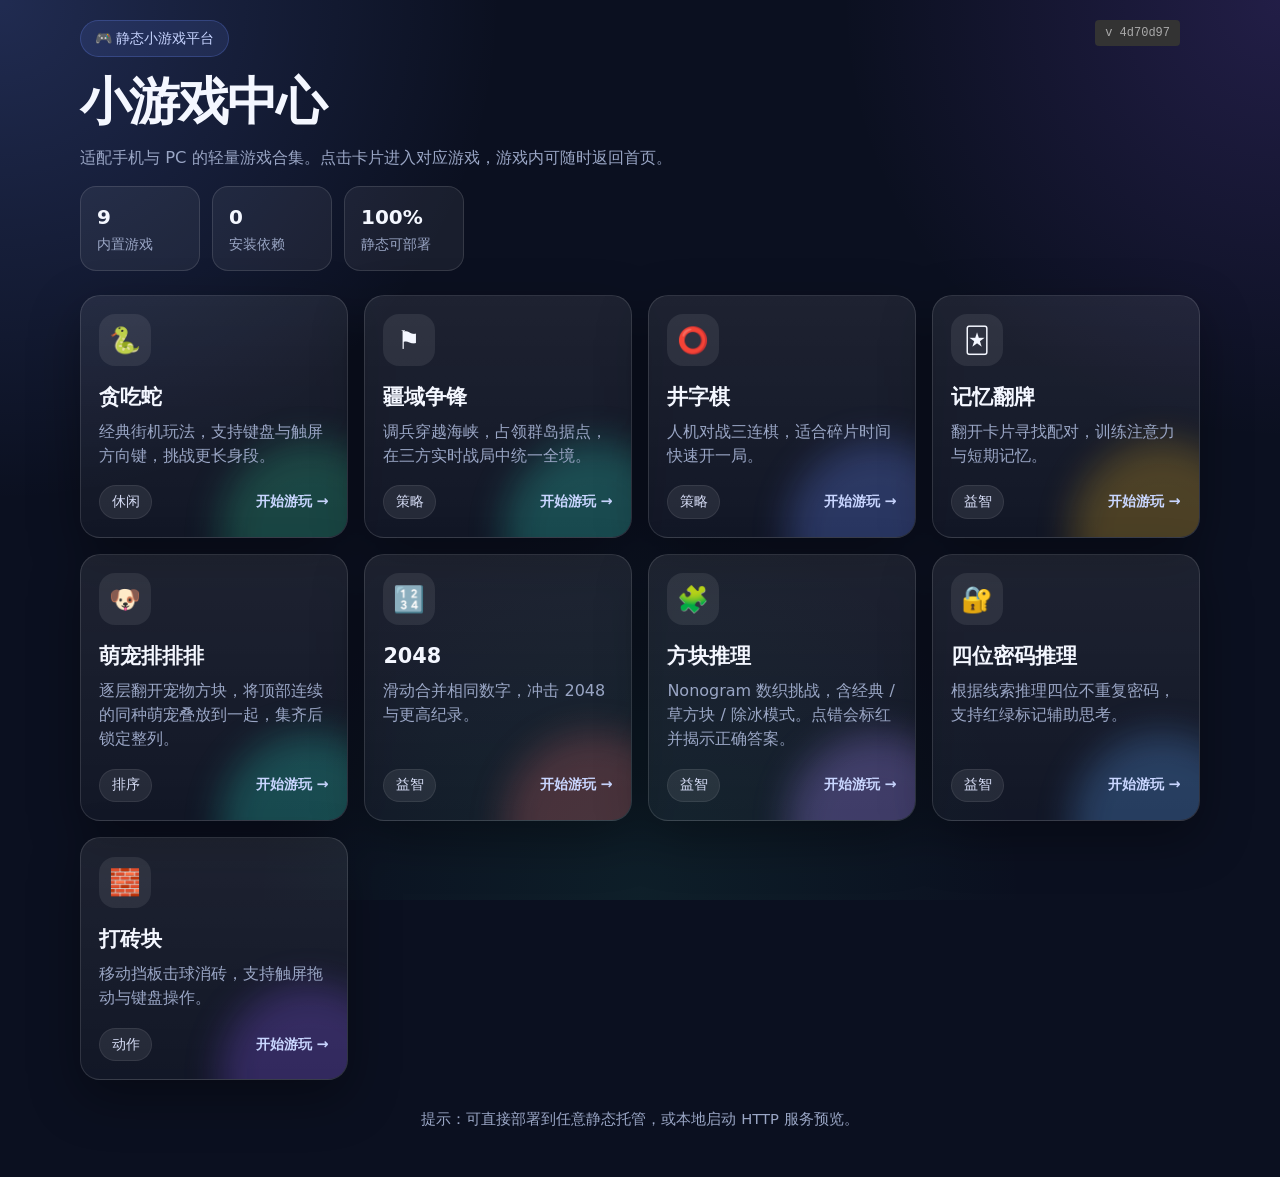
<file: index.html>
<!DOCTYPE html>
<html lang="zh-CN">
<head>
  <meta charset="UTF-8" />
  <meta name="viewport" content="width=device-width, initial-scale=1, maximum-scale=1, user-scalable=no, viewport-fit=cover" />
  <meta name="theme-color" content="#0b1020" />
  <title>小游戏中心</title>
  <link rel="stylesheet" href="css/style.css" />
</head>
<body>
  <main class="page anim-page">
    <section class="hero anim-stagger"><div style="position: absolute; top: 20px; right: 20px; background: #333; color: #aaa; padding: 4px 10px; border-radius: 4px; font-size: 12px; font-family: monospace;">v 4d70d97</div>
      <div class="hero-badge">🎮 静态小游戏平台</div>
      <h1>小游戏中心</h1>
      <p>适配手机与 PC 的轻量游戏合集。点击卡片进入对应游戏，游戏内可随时返回首页。</p>
      <div class="stats">
        <div class="stat"><strong>9</strong><span>内置游戏</span></div>
        <div class="stat"><strong>0</strong><span>安装依赖</span></div>
        <div class="stat"><strong>100%</strong><span>静态可部署</span></div>
      </div>
    </section>

    <section class="game-grid anim-stagger" aria-label="游戏列表">
      <a class="game-card" href="games/snake/index.html" style="--accent: rgba(52, 211, 153, 0.45)">
        <div class="icon">🐍</div>
        <h2>贪吃蛇</h2>
        <p>经典街机玩法，支持键盘与触屏方向键，挑战更长身段。</p>
        <div class="meta">
          <span class="pill">休闲</span>
          <span class="play-link">开始游玩 →</span>
        </div>
      </a>

      <a class="game-card" href="games/map-war/index.html" style="--accent: rgba(49, 211, 189, 0.5)">
        <div class="icon">⚑</div>
        <h2>疆域争锋</h2>
        <p>调兵穿越海峡，占领群岛据点，在三方实时战局中统一全境。</p>
        <div class="meta">
          <span class="pill">策略</span>
          <span class="play-link">开始游玩 →</span>
        </div>
      </a>

      <a class="game-card" href="games/tictactoe/index.html" style="--accent: rgba(108, 140, 255, 0.5)">
        <div class="icon">⭕</div>
        <h2>井字棋</h2>
        <p>人机对战三连棋，适合碎片时间快速开一局。</p>
        <div class="meta">
          <span class="pill">策略</span>
          <span class="play-link">开始游玩 →</span>
        </div>
      </a>

      <a class="game-card" href="games/memory/index.html" style="--accent: rgba(251, 191, 36, 0.45)">
        <div class="icon">🃏</div>
        <h2>记忆翻牌</h2>
        <p>翻开卡片寻找配对，训练注意力与短期记忆。</p>
        <div class="meta">
          <span class="pill">益智</span>
          <span class="play-link">开始游玩 →</span>
        </div>
      </a>

      <a class="game-card" href="games/pet-match/index.html" style="--accent: rgba(45, 212, 191, 0.5)">
        <div class="icon">🐶</div>
        <h2>萌宠排排排</h2>
        <p>逐层翻开宠物方块，将顶部连续的同种萌宠叠放到一起，集齐后锁定整列。</p>
        <div class="meta">
          <span class="pill">排序</span>
          <span class="play-link">开始游玩 →</span>
        </div>
      </a>

      <a class="game-card" href="games/2048/index.html" style="--accent: rgba(248, 113, 113, 0.42)">
        <div class="icon">🔢</div>
        <h2>2048</h2>
        <p>滑动合并相同数字，冲击 2048 与更高纪录。</p>
        <div class="meta">
          <span class="pill">益智</span>
          <span class="play-link">开始游玩 →</span>
        </div>
      </a>



      <a class="game-card" href="games/nonogram/index.html" style="--accent: rgba(167, 139, 250, 0.55)">
        <div class="icon">🧩</div>
        <h2>方块推理</h2>
        <p>Nonogram 数织挑战，含经典 / 草方块 / 除冰模式。点错会标红并揭示正确答案。</p>
        <div class="meta">
          <span class="pill">益智</span>
          <span class="play-link">开始游玩 →</span>
        </div>
      </a>

      <a class="game-card" href="games/password/index.html" style="--accent: rgba(96, 165, 250, 0.5)">
        <div class="icon">🔐</div>
        <h2>四位密码推理</h2>
        <p>根据线索推理四位不重复密码，支持红绿标记辅助思考。</p>
        <div class="meta">
          <span class="pill">益智</span>
          <span class="play-link">开始游玩 →</span>
        </div>
      </a>

      <a class="game-card" href="games/breakout/index.html" style="--accent: rgba(139, 92, 246, 0.5)">
        <div class="icon">🧱</div>
        <h2>打砖块</h2>
        <p>移动挡板击球消砖，支持触屏拖动与键盘操作。</p>
        <div class="meta">
          <span class="pill">动作</span>
          <span class="play-link">开始游玩 →</span>
        </div>
      </a>
    </section>

    <p class="footer-note">提示：可直接部署到任意静态托管，或本地启动 HTTP 服务预览。</p>
  </main>
</body>
</html>
</file>
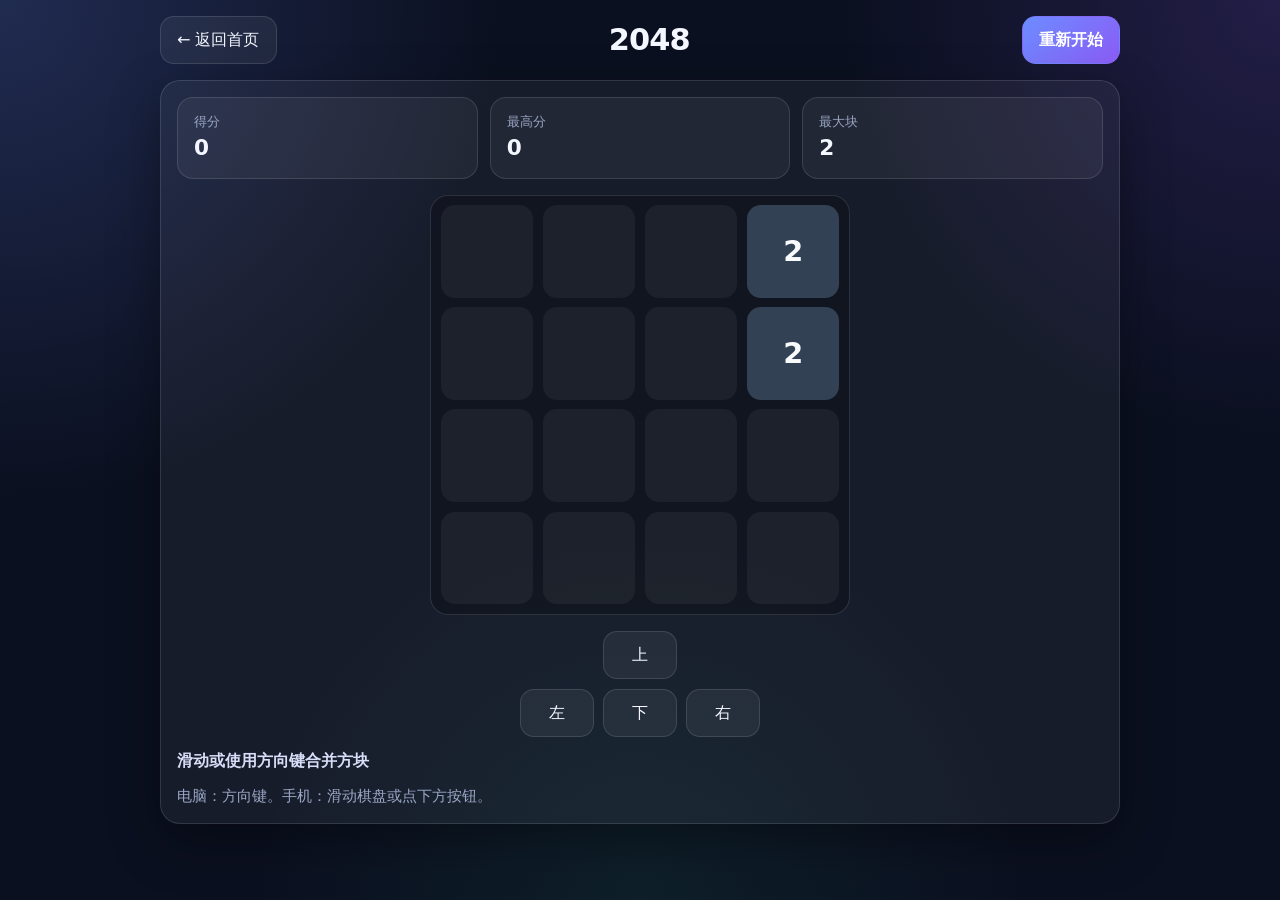
<file: games/2048/index.html>
<!DOCTYPE html>
<html lang="zh-CN">
<head>
  <meta charset="UTF-8" />
  <meta name="viewport" content="width=device-width, initial-scale=1, maximum-scale=1, user-scalable=no, viewport-fit=cover" />
  <meta name="theme-color" content="#0b1020" />
  <title>2048 · 小游戏中心</title>
  <link rel="stylesheet" href="../../css/style.css" />
  <style>
    .grid-2048 {
      display: grid;
      grid-template-columns: repeat(4, 1fr);
      gap: 0.6rem;
      width: min(420px, 100%);
      margin: 0 auto;
      padding: 0.6rem;
      border-radius: 18px;
      background: rgba(0,0,0,0.25);
      border: 1px solid var(--border);
      touch-action: none;
    }
    .tile {
      aspect-ratio: 1;
      display: grid;
      place-items: center;
      border-radius: 14px;
      background: rgba(255,255,255,0.05);
      font-size: clamp(1.1rem, 5vw, 1.8rem);
      font-weight: 700;
      color: #f8fafc;
      transition: transform 0.15s ease, background 0.2s ease;
    }
    .tile.new {
      animation: gc-pop 0.28s ease;
    }
    .tile.merged {
      animation: gc-pulse 0.28s ease;
    }
    .t2 { background: #334155; }
    .t4 { background: #475569; }
    .t8 { background: #b45309; }
    .t16 { background: #c2410c; }
    .t32 { background: #dc2626; }
    .t64 { background: #e11d48; }
    .t128 { background: #7c3aed; font-size: clamp(1rem, 4.4vw, 1.5rem); }
    .t256 { background: #6d28d9; font-size: clamp(1rem, 4.4vw, 1.5rem); }
    .t512 { background: #4f46e5; font-size: clamp(1rem, 4.4vw, 1.5rem); }
    .t1024 { background: #2563eb; font-size: clamp(0.9rem, 3.8vw, 1.25rem); }
    .t2048, .t4096, .t8192 { background: #059669; font-size: clamp(0.85rem, 3.5vw, 1.15rem); }
  </style>
</head>
<body>
  <main class="game-shell anim-page">
    <div class="topbar">
      <button class="btn" type="button" data-back-home>← 返回首页</button>
      <h1>2048</h1>
      <button class="btn btn-primary" id="restartBtn" type="button">重新开始</button>
    </div>
    <section class="panel">
      <div class="score-row">
        <div class="score-box"><span>得分</span><strong id="score">0</strong></div>
        <div class="score-box"><span>最高分</span><strong id="best">0</strong></div>
        <div class="score-box"><span>最大块</span><strong id="maxTile">0</strong></div>
      </div>
      <div class="grid-2048" id="board" aria-label="2048 棋盘"></div>
      <div class="controls" aria-label="方向控制">
        <span class="spacer"></span>
        <button class="btn" type="button" data-dir="up">上</button>
        <span class="spacer"></span>
        <button class="btn" type="button" data-dir="left">左</button>
        <button class="btn" type="button" data-dir="down">下</button>
        <button class="btn" type="button" data-dir="right">右</button>
      </div>
      <p class="status" id="status">滑动或使用方向键合并方块</p>
      <p class="hint">电脑：方向键。手机：滑动棋盘或点下方按钮。</p>
    </section>
  </main>
  <script src="../../js/common.js"></script>
  <script>
    const boardEl = document.getElementById("board");
    const scoreEl = document.getElementById("score");
    const bestEl = document.getElementById("best");
    const maxEl = document.getElementById("maxTile");
    const statusEl = document.getElementById("status");
    const BEST_KEY = "gc_2048_best";
    let grid, score, best, touchStart;

    best = GameCenter.storage.get(BEST_KEY, 0);
    bestEl.textContent = best;

    function emptyCells() {
      const list = [];
      for (let r = 0; r < 4; r++) for (let c = 0; c < 4; c++) if (!grid[r][c]) list.push([r, c]);
      return list;
    }

    function addRandom() {
      const list = emptyCells();
      if (!list.length) return;
      const [r, c] = list[Math.floor(Math.random() * list.length)];
      grid[r][c] = Math.random() < 0.9 ? 2 : 4;
    }

    let prevGrid = null;
    let spawnCell = null;
    let mergedCells = new Set();

    function render(opts = {}) {
      boardEl.innerHTML = "";
      let maxTile = 0;
      const showNew = opts.showNew !== false;
      for (let r = 0; r < 4; r++) {
        for (let c = 0; c < 4; c++) {
          const v = grid[r][c];
          maxTile = Math.max(maxTile, v);
          const div = document.createElement("div");
          let cls = "tile" + (v ? " t" + Math.min(v, 8192) : "");
          if (showNew && spawnCell && spawnCell[0] === r && spawnCell[1] === c && v) cls += " new";
          if (mergedCells.has(r + "," + c) && v) cls += " merged";
          div.className = cls;
          div.textContent = v || "";
          boardEl.appendChild(div);
        }
      }
      const oldScore = Number(scoreEl.textContent) || 0;
      scoreEl.textContent = score;
      if (score > oldScore) GameCenter.bump(scoreEl);
      maxEl.textContent = maxTile;
      if (score > best) {
        best = score;
        bestEl.textContent = best;
        GameCenter.bump(bestEl);
        GameCenter.storage.set(BEST_KEY, best);
      }
      prevGrid = grid.map((row) => row.slice());
      spawnCell = null;
      mergedCells = new Set();
    }

    function slide(line) {
      const nums = line.filter(Boolean);
      const out = [];
      let gained = 0;
      for (let i = 0; i < nums.length; i++) {
        if (nums[i] === nums[i + 1]) {
          out.push(nums[i] * 2);
          gained += nums[i] * 2;
          i++;
        } else {
          out.push(nums[i]);
        }
      }
      while (out.length < 4) out.push(0);
      return { line: out, gained, changed: out.some((v, i) => v !== line[i]) };
    }

    function move(dir) {
      let changed = false;
      let gained = 0;
      const next = grid.map((row) => row.slice());
      const apply = (getter, setter) => {
        for (let i = 0; i < 4; i++) {
          const line = getter(i);
          const res = slide(line);
          setter(i, res.line);
          gained += res.gained;
          changed = changed || res.changed;
        }
      };
      if (dir === "left") apply((r) => next[r], (r, line) => { next[r] = line; });
      if (dir === "right") apply((r) => next[r].slice().reverse(), (r, line) => { next[r] = line.reverse(); });
      if (dir === "up") apply((c) => [next[0][c], next[1][c], next[2][c], next[3][c]], (c, line) => {
        for (let r = 0; r < 4; r++) next[r][c] = line[r];
      });
      if (dir === "down") apply((c) => [next[3][c], next[2][c], next[1][c], next[0][c]], (c, line) => {
        for (let r = 0; r < 4; r++) next[3 - r][c] = line[r];
      });
      if (!changed) return;
      // detect merges by increased values that existed before
      mergedCells = new Set();
      for (let r = 0; r < 4; r++) {
        for (let c = 0; c < 4; c++) {
          if (next[r][c] && grid[r][c] && next[r][c] > grid[r][c]) {
            mergedCells.add(r + "," + c);
          } else if (next[r][c] && next[r][c] >= 4) {
            // also mark pure merge landing if value is power and came from empty-ish transitions
            const beforeCount = grid.flat().filter((x) => x === next[r][c] / 2).length;
            const afterCount = next.flat().filter((x) => x === next[r][c] / 2).length;
            if (beforeCount > afterCount && next[r][c] !== grid[r][c]) mergedCells.add(r + "," + c);
          }
        }
      }
      grid = next;
      score += gained;
      const beforeEmpty = emptyCells();
      addRandom();
      // find spawn
      for (let r = 0; r < 4; r++) {
        for (let c = 0; c < 4; c++) {
          const wasEmpty = beforeEmpty.some(([er, ec]) => er === r && ec === c);
          if (wasEmpty && grid[r][c]) spawnCell = [r, c];
        }
      }
      render();
      if (won()) GameCenter.flashStatus(statusEl, "success", "太强了！已经达到 2048");
      else if (lost()) GameCenter.flashStatus(statusEl, "fail", "没有可移动步数，游戏结束");
      else statusEl.textContent = "继续合并更高数字";
    }

    function won() {
      return grid.some((row) => row.some((v) => v >= 2048));
    }

    function lost() {
      if (emptyCells().length) return false;
      for (let r = 0; r < 4; r++) {
        for (let c = 0; c < 4; c++) {
          const v = grid[r][c];
          if ((c < 3 && grid[r][c + 1] === v) || (r < 3 && grid[r + 1][c] === v)) return false;
        }
      }
      return true;
    }

    function start() {
      grid = Array.from({ length: 4 }, () => Array(4).fill(0));
      score = 0;
      addRandom();
      addRandom();
      statusEl.textContent = "滑动或使用方向键合并方块";
      render();
    }

    const keyMap = {
      ArrowUp: "up", ArrowDown: "down", ArrowLeft: "left", ArrowRight: "right",
      w: "up", s: "down", a: "left", d: "right",
      W: "up", S: "down", A: "left", D: "right",
    };
    window.addEventListener("keydown", (e) => {
      const dir = keyMap[e.key];
      if (!dir) return;
      e.preventDefault();
      move(dir);
    });
    document.querySelectorAll("[data-dir]").forEach((btn) => {
      btn.addEventListener("click", () => move(btn.dataset.dir));
    });
    boardEl.addEventListener("touchstart", (e) => {
      const t = e.changedTouches[0];
      touchStart = { x: t.clientX, y: t.clientY };
    }, { passive: true });
    boardEl.addEventListener("touchend", (e) => {
      if (!touchStart) return;
      const t = e.changedTouches[0];
      const dx = t.clientX - touchStart.x;
      const dy = t.clientY - touchStart.y;
      if (Math.abs(dx) < 24 && Math.abs(dy) < 24) return;
      if (Math.abs(dx) > Math.abs(dy)) move(dx > 0 ? "right" : "left");
      else move(dy > 0 ? "down" : "up");
    }, { passive: true });

    document.getElementById("restartBtn").addEventListener("click", start);
    start();
  </script>
</body>
</html>
</file>
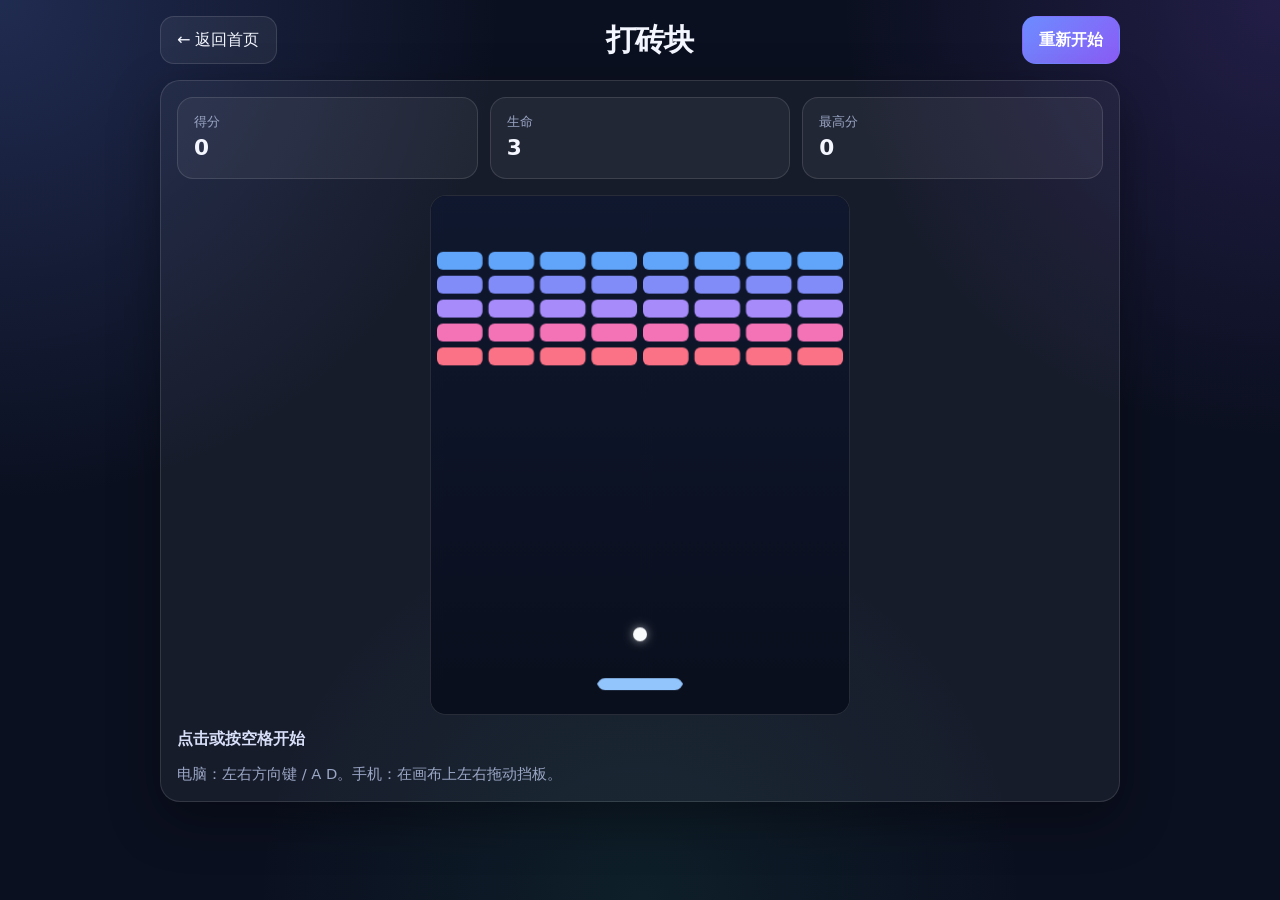
<file: games/breakout/index.html>
<!DOCTYPE html>
<html lang="zh-CN">
<head>
  <meta charset="UTF-8" />
  <meta name="viewport" content="width=device-width, initial-scale=1, maximum-scale=1, user-scalable=no, viewport-fit=cover" />
  <meta name="theme-color" content="#0b1020" />
  <title>打砖块 · 小游戏中心</title>
  <link rel="stylesheet" href="../../css/style.css" />
</head>
<body>
  <main class="game-shell anim-page">
    <div class="topbar">
      <button class="btn" type="button" data-back-home>← 返回首页</button>
      <h1>打砖块</h1>
      <button class="btn btn-primary" id="restartBtn" type="button">重新开始</button>
    </div>
    <section class="panel">
      <div class="score-row">
        <div class="score-box"><span>得分</span><strong id="score">0</strong></div>
        <div class="score-box"><span>生命</span><strong id="lives">3</strong></div>
        <div class="score-box"><span>最高分</span><strong id="best">0</strong></div>
      </div>
      <div class="canvas-wrap">
        <canvas id="board" width="420" height="520" aria-label="打砖块画布"></canvas>
      </div>
      <p class="status" id="status">点击或按空格开始</p>
      <p class="hint">电脑：左右方向键 / A D。手机：在画布上左右拖动挡板。</p>
    </section>
  </main>
  <script src="../../js/common.js"></script>
  <script>
    const canvas = document.getElementById("board");
    const ctx = canvas.getContext("2d");
    const scoreEl = document.getElementById("score");
    const livesEl = document.getElementById("lives");
    const bestEl = document.getElementById("best");
    const statusEl = document.getElementById("status");
    const BEST_KEY = "gc_breakout_best";

    let paddle, ball, bricks, score, lives, best, running, keys, raf, particles, hitFlash;

    best = GameCenter.storage.get(BEST_KEY, 0);
    bestEl.textContent = best;
    keys = {};
    particles = [];
    hitFlash = 0;

    function resizeForMobile() {
      const maxW = Math.min(420, window.innerWidth - 32);
      const scale = maxW / 420;
      canvas.style.width = maxW + "px";
      canvas.style.height = Math.round(520 * scale) + "px";
    }

    function buildBricks() {
      const rows = 5, cols = 8;
      const gap = 6;
      const top = 56;
      const brickW = (canvas.width - gap * (cols + 1)) / cols;
      const brickH = 18;
      const colors = ["#60a5fa", "#818cf8", "#a78bfa", "#f472b6", "#fb7185"];
      bricks = [];
      for (let r = 0; r < rows; r++) {
        for (let c = 0; c < cols; c++) {
          bricks.push({
            x: gap + c * (brickW + gap),
            y: top + r * (brickH + gap),
            w: brickW,
            h: brickH,
            alive: true,
            color: colors[r],
          });
        }
      }
    }

    function resetBall() {
      ball = {
        x: canvas.width / 2,
        y: canvas.height - 80,
        r: 7,
        vx: (Math.random() > 0.5 ? 1 : -1) * 3.2,
        vy: -3.6,
      };
    }

    function start(full = true) {
      if (full) {
        score = 0;
        lives = 3;
        scoreEl.textContent = "0";
        livesEl.textContent = "3";
        buildBricks();
      }
      particles = [];
      hitFlash = 0;
      paddle = { w: 86, h: 12, x: canvas.width / 2 - 43, y: canvas.height - 36, speed: 7 };
      resetBall();
      running = false;
      statusEl.textContent = full ? "点击或按空格开始" : "生命 -1，点击继续";
      cancelAnimationFrame(raf);
      draw();
    }

    function launch() {
      if (running) return;
      if (lives <= 0) start(true);
      running = true;
      statusEl.textContent = "击碎所有砖块";
      loop();
    }

    function loop() {
      update();
      draw();
      if (running) raf = requestAnimationFrame(loop);
    }

    function update() {
      if (keys.ArrowLeft || keys.a || keys.A) paddle.x -= paddle.speed;
      if (keys.ArrowRight || keys.d || keys.D) paddle.x += paddle.speed;
      paddle.x = GameCenter.clamp(paddle.x, 0, canvas.width - paddle.w);

      ball.x += ball.vx;
      ball.y += ball.vy;

      if (ball.x < ball.r || ball.x > canvas.width - ball.r) ball.vx *= -1;
      if (ball.y < ball.r) ball.vy *= -1;

      if (
        ball.y + ball.r >= paddle.y &&
        ball.y + ball.r <= paddle.y + paddle.h &&
        ball.x >= paddle.x &&
        ball.x <= paddle.x + paddle.w &&
        ball.vy > 0
      ) {
        const hit = (ball.x - (paddle.x + paddle.w / 2)) / (paddle.w / 2);
        ball.vx = hit * 4.2;
        ball.vy = -Math.abs(ball.vy);
      }

      bricks.forEach((b) => {
        if (!b.alive) return;
        if (
          ball.x > b.x && ball.x < b.x + b.w &&
          ball.y - ball.r < b.y + b.h && ball.y + ball.r > b.y
        ) {
          b.alive = false;
          ball.vy *= -1;
          score += 10;
          scoreEl.textContent = score;
          GameCenter.bump(scoreEl);
          hitFlash = 8;
          for (let i = 0; i < 10; i++) {
            particles.push({
              x: b.x + b.w / 2,
              y: b.y + b.h / 2,
              vx: (Math.random() - 0.5) * 4.5,
              vy: (Math.random() - 0.8) * 4.5,
              life: 24 + Math.random() * 10,
              color: b.color,
              size: 2 + Math.random() * 2.5,
            });
          }
          if (score > best) {
            best = score;
            bestEl.textContent = best;
            GameCenter.bump(bestEl);
            GameCenter.storage.set(BEST_KEY, best);
          }
        }
      });

      particles = particles.filter((p) => {
        p.x += p.vx;
        p.y += p.vy;
        p.vy += 0.12;
        p.life -= 1;
        return p.life > 0;
      });
      if (hitFlash > 0) hitFlash -= 1;

      if (bricks.every((b) => !b.alive)) {
        running = false;
        GameCenter.flashStatus(statusEl, "success", "全部清除，胜利！");
        return;
      }

      if (ball.y - ball.r > canvas.height) {
        lives -= 1;
        livesEl.textContent = lives;
        GameCenter.bump(livesEl);
        running = false;
        if (lives <= 0) GameCenter.flashStatus(statusEl, "fail", "游戏结束，点击重新开始");
        else {
          resetBall();
          GameCenter.flashStatus(statusEl, "fail", "生命 -1，点击继续");
        }
      }
    }

    function draw() {
      ctx.clearRect(0, 0, canvas.width, canvas.height);
      const g = ctx.createLinearGradient(0, 0, 0, canvas.height);
      g.addColorStop(0, "#10182f");
      g.addColorStop(1, "#0a0f1d");
      ctx.fillStyle = g;
      ctx.fillRect(0, 0, canvas.width, canvas.height);

      bricks.forEach((b) => {
        if (!b.alive) return;
        ctx.fillStyle = b.color;
        roundRect(b.x, b.y, b.w, b.h, 6);
      });

      ctx.fillStyle = "#93c5fd";
      roundRect(paddle.x, paddle.y, paddle.w, paddle.h, 8);

      particles.forEach((p) => {
        ctx.globalAlpha = Math.max(0, p.life / 30);
        ctx.fillStyle = p.color;
        ctx.beginPath();
        ctx.arc(p.x, p.y, p.size, 0, Math.PI * 2);
        ctx.fill();
      });
      ctx.globalAlpha = 1;

      ctx.beginPath();
      ctx.fillStyle = "#f8fafc";
      ctx.shadowColor = "rgba(255,255,255,0.55)";
      ctx.shadowBlur = 10;
      ctx.arc(ball.x, ball.y, ball.r, 0, Math.PI * 2);
      ctx.fill();
      ctx.shadowBlur = 0;

      if (hitFlash > 0) {
        ctx.fillStyle = `rgba(255,255,255,${0.04 * hitFlash})`;
        ctx.fillRect(0, 0, canvas.width, canvas.height);
      }
    }

    function roundRect(x, y, w, h, r) {
      ctx.beginPath();
      ctx.moveTo(x + r, y);
      ctx.arcTo(x + w, y, x + w, y + h, r);
      ctx.arcTo(x + w, y + h, x, y + h, r);
      ctx.arcTo(x, y + h, x, y, r);
      ctx.arcTo(x, y, x + w, y, r);
      ctx.closePath();
      ctx.fill();
    }

    window.addEventListener("keydown", (e) => {
      keys[e.key] = true;
      if (["ArrowLeft", "ArrowRight", " ", "Spacebar"].includes(e.key)) e.preventDefault();
      if (e.key === " " || e.key === "Spacebar") launch();
    });
    window.addEventListener("keyup", (e) => { keys[e.key] = false; });

    canvas.addEventListener("pointerdown", (e) => {
      canvas.setPointerCapture(e.pointerId);
      launch();
      movePaddleTo(e.clientX);
    });
    canvas.addEventListener("pointermove", (e) => {
      if (e.buttons || e.pointerType === "touch") movePaddleTo(e.clientX);
    });

    function movePaddleTo(clientX) {
      const rect = canvas.getBoundingClientRect();
      const x = ((clientX - rect.left) / rect.width) * canvas.width;
      paddle.x = GameCenter.clamp(x - paddle.w / 2, 0, canvas.width - paddle.w);
      if (!running) draw();
    }

    document.getElementById("restartBtn").addEventListener("click", () => start(true));
    window.addEventListener("resize", resizeForMobile);
    resizeForMobile();
    start(true);
  </script>
</body>
</html>
</file>
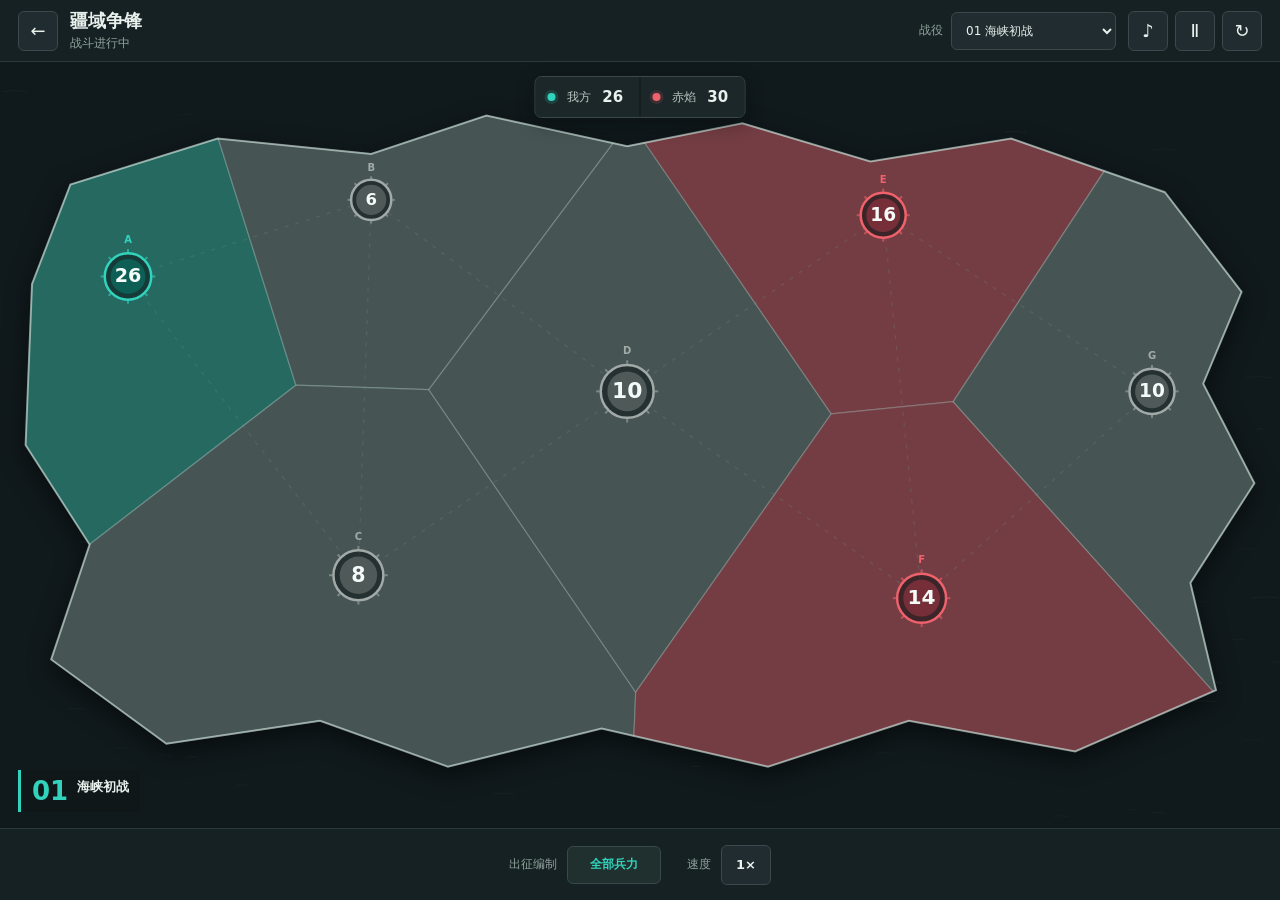
<file: games/map-war/index.html>
<!doctype html>
<html lang="zh-CN">
<head>
  <meta charset="UTF-8" />
  <meta name="viewport" content="width=device-width, initial-scale=1, maximum-scale=1, user-scalable=no, viewport-fit=cover" />
  <meta name="theme-color" content="#11191c" />
  <title>疆域争锋 · 小游戏中心</title>
  <link rel="stylesheet" href="style.css" />
</head>
<body>
  <main class="war-game">
    <header class="game-bar">
      <button class="icon-btn" type="button" data-back-home aria-label="返回首页" title="返回首页">←</button>
      <div class="game-title">
        <strong>疆域争锋</strong>
        <span id="battleState">战斗进行中</span>
      </div>
      <label class="level-picker">
        <span>战役</span>
        <select id="levelSelect" aria-label="选择战役"></select>
      </label>
      <div class="bar-actions">
        <button class="icon-btn" id="soundBtn" type="button" aria-label="关闭音效" title="关闭音效">♪</button>
        <button class="icon-btn" id="pauseBtn" type="button" aria-label="暂停" title="暂停">Ⅱ</button>
        <button class="icon-btn" id="restartBtn" type="button" aria-label="重新开始" title="重新开始">↻</button>
      </div>
    </header>

    <section class="battle-stage" aria-label="疆域战场">
      <canvas id="battleCanvas" aria-label="疆域争锋游戏地图"></canvas>

      <div class="score-strip" aria-live="polite">
        <div class="faction-score player-score">
          <span class="color-dot"></span>
          <span>我方</span>
          <strong id="playerScore">0</strong>
        </div>
        <div class="faction-score red-score" id="redScoreBox">
          <span class="color-dot"></span>
          <span>赤焰</span>
          <strong id="redScore">0</strong>
        </div>
        <div class="faction-score gold-score" id="goldScoreBox">
          <span class="color-dot"></span>
          <span>金盟</span>
          <strong id="goldScore">0</strong>
        </div>
      </div>

      <div class="level-mark">
        <span id="levelNumber">01</span>
        <strong id="levelName">海峡初战</strong>
      </div>

      <div class="toast" id="toast" role="status" aria-live="polite"></div>
    </section>

    <footer class="command-bar">
      <div class="command-group">
        <span class="command-label">出征编制</span>
        <strong class="army-mode">全部兵力</strong>
      </div>
      <div class="command-group compact">
        <span class="command-label">速度</span>
        <button class="speed-btn" id="speedBtn" type="button" aria-label="切换战斗速度">1×</button>
      </div>
    </footer>

    <div class="result-layer" id="resultLayer" hidden>
      <section class="result-dialog" role="dialog" aria-modal="true" aria-labelledby="resultTitle">
        <div class="result-emblem" id="resultEmblem">◆</div>
        <p class="result-kicker" id="resultKicker">战役完成</p>
        <h1 id="resultTitle">全境统一</h1>
        <div class="result-stats">
          <div><span>用时</span><strong id="resultTime">00:00</strong></div>
          <div><span>占领</span><strong id="resultLands">0</strong></div>
          <div><span>出征</span><strong id="resultMoves">0</strong></div>
        </div>
        <div class="result-actions">
          <button class="secondary-action" id="retryBtn" type="button">再次挑战</button>
          <button class="primary-action" id="nextBtn" type="button">下一战役</button>
        </div>
      </section>
    </div>
  </main>

  <script src="../../js/common.js"></script>
  <script src="game.js"></script>
</body>
</html>
</file>
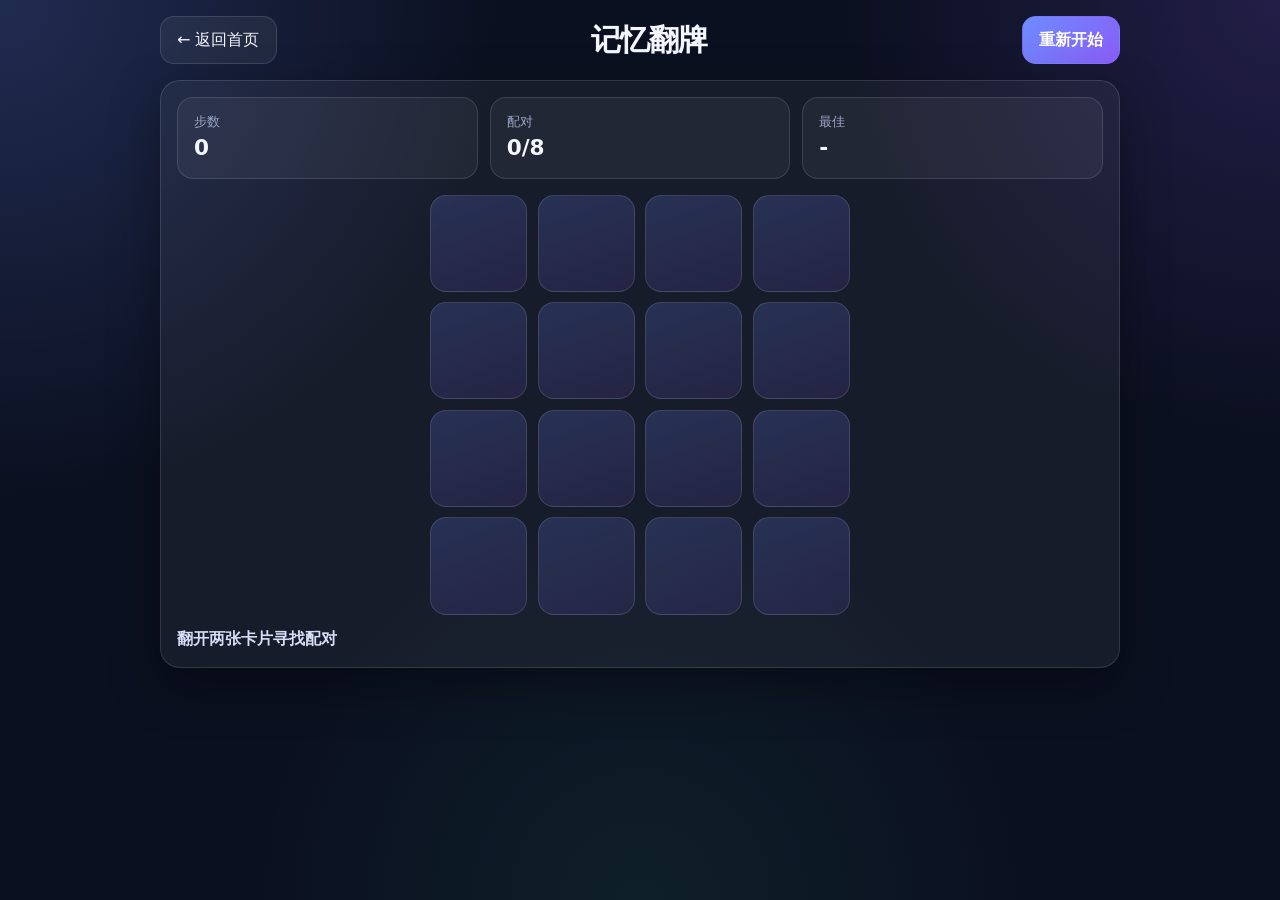
<file: games/memory/index.html>
<!DOCTYPE html>
<html lang="zh-CN">
<head>
  <meta charset="UTF-8" />
  <meta name="viewport" content="width=device-width, initial-scale=1, maximum-scale=1, user-scalable=no, viewport-fit=cover" />
  <meta name="theme-color" content="#0b1020" />
  <title>记忆翻牌 · 小游戏中心</title>
  <link rel="stylesheet" href="../../css/style.css" />
  <style>
    .memory-board {
      display: grid;
      grid-template-columns: repeat(4, minmax(0, 1fr));
      gap: 0.65rem;
      width: min(420px, 100%);
      margin: 0 auto;
    }
    .card {
      aspect-ratio: 1;
      border: 1px solid var(--border);
      border-radius: 16px;
      background: linear-gradient(160deg, rgba(108,140,255,0.2), rgba(139,92,246,0.12));
      color: transparent;
      font-size: clamp(1.4rem, 6vw, 2rem);
      cursor: pointer;
      transition: transform 0.25s cubic-bezier(.2,.8,.2,1), background 0.25s ease, border-color 0.25s ease, box-shadow 0.25s ease;
    }
    .card.flipped, .card.matched {
      color: var(--text);
      background: rgba(255,255,255,0.08);
    }
    .card.flipped {
      animation: cardReveal 0.32s ease;
      box-shadow: 0 10px 24px rgba(108,140,255,0.18);
      transform: scale(1.03);
    }
    .card.matched {
      border-color: rgba(52, 211, 153, 0.5);
      background: rgba(52, 211, 153, 0.15);
      animation: gc-pop 0.4s ease;
      transform: scale(1);
    }
    .card:disabled { cursor: default; }
    .card.mismatch {
      animation: gc-shake 0.4s ease;
      border-color: rgba(248, 113, 113, 0.55);
    }
    @keyframes cardReveal {
      0% { transform: scaleX(0.55) scaleY(0.92); filter: brightness(1.2); }
      55% { transform: scaleX(1.05) scaleY(1.03); }
      100% { transform: scale(1.03); filter: brightness(1); }
    }
  </style>
</head>
<body>
  <main class="game-shell anim-page">
    <div class="topbar">
      <button class="btn" type="button" data-back-home>← 返回首页</button>
      <h1>记忆翻牌</h1>
      <button class="btn btn-primary" id="restartBtn" type="button">重新开始</button>
    </div>
    <section class="panel">
      <div class="score-row">
        <div class="score-box"><span>步数</span><strong id="moves">0</strong></div>
        <div class="score-box"><span>配对</span><strong id="pairs">0/8</strong></div>
        <div class="score-box"><span>最佳</span><strong id="best">-</strong></div>
      </div>
      <div class="memory-board" id="board" aria-label="记忆翻牌棋盘"></div>
      <p class="status" id="status">翻开两张卡片寻找配对</p>
    </section>
  </main>
  <script src="../../js/common.js"></script>
  <script>
    const icons = ["🍎","🍋","🍇","🍓","🍒","🥝","🍑","🍉"];
    const boardEl = document.getElementById("board");
    const movesEl = document.getElementById("moves");
    const pairsEl = document.getElementById("pairs");
    const bestEl = document.getElementById("best");
    const statusEl = document.getElementById("status");
    const BEST_KEY = "gc_memory_best";
    let deck, first, lock, moves, pairs, best;

    best = GameCenter.storage.get(BEST_KEY, null);
    bestEl.textContent = best == null ? "-" : best;

    function shuffle(arr) {
      for (let i = arr.length - 1; i > 0; i--) {
        const j = Math.floor(Math.random() * (i + 1));
        [arr[i], arr[j]] = [arr[j], arr[i]];
      }
      return arr;
    }

    function start() {
      deck = shuffle([...icons, ...icons].map((icon, i) => ({ id: i, icon, matched: false })));
      first = null;
      lock = false;
      moves = 0;
      pairs = 0;
      movesEl.textContent = "0";
      pairsEl.textContent = "0/8";
      statusEl.textContent = "翻开两张卡片寻找配对";
      boardEl.innerHTML = "";
      deck.forEach((card, index) => {
        const btn = document.createElement("button");
        btn.className = "card";
        btn.type = "button";
        btn.dataset.index = index;
        btn.textContent = "?";
        btn.addEventListener("click", () => flip(index, btn));
        boardEl.appendChild(btn);
      });
    }

    function flip(index, btn) {
      const card = deck[index];
      if (lock || card.matched || btn.classList.contains("flipped")) return;
      btn.classList.add("flipped");
      btn.textContent = card.icon;
      if (!first) {
        first = { index, btn };
        return;
      }
      moves += 1;
      movesEl.textContent = moves;
      GameCenter.bump(movesEl);
      if (deck[first.index].icon === card.icon) {
        card.matched = true;
        deck[first.index].matched = true;
        btn.classList.add("matched");
        first.btn.classList.add("matched");
        pairs += 1;
        pairsEl.textContent = pairs + "/8";
        GameCenter.bump(pairsEl);
        first = null;
        if (pairs === 8) {
          GameCenter.flashStatus(statusEl, "success", "全部配对成功！");
          if (best == null || moves < best) {
            best = moves;
            bestEl.textContent = best;
            GameCenter.bump(bestEl);
            GameCenter.storage.set(BEST_KEY, best);
          }
        } else {
          GameCenter.flashStatus(statusEl, "success", "配对成功，继续！");
        }
      } else {
        lock = true;
        btn.classList.add("mismatch");
        first.btn.classList.add("mismatch");
        GameCenter.flashStatus(statusEl, "fail", "再试一次");
        const prev = first;
        first = null;
        setTimeout(() => {
          btn.classList.remove("flipped", "mismatch");
          prev.btn.classList.remove("flipped", "mismatch");
          btn.textContent = "?";
          prev.btn.textContent = "?";
          lock = false;
        }, 550);
      }
    }

    document.getElementById("restartBtn").addEventListener("click", start);
    start();
  </script>
</body>
</html>
</file>
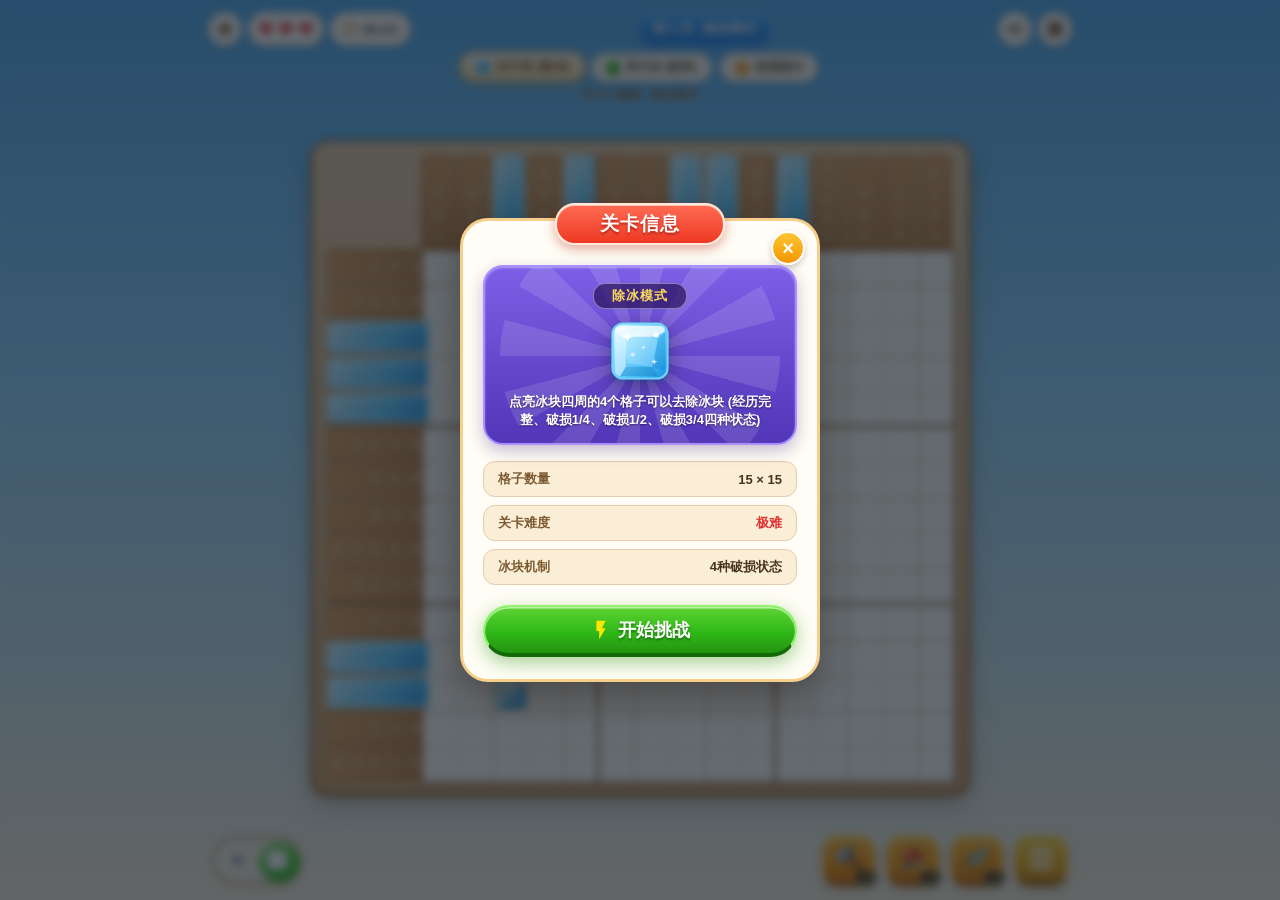
<file: games/nonogram/index.html>
<!DOCTYPE html>
<html lang="zh-CN">

<head>
  <meta charset="UTF-8">
  <meta name="viewport" content="width=device-width, initial-scale=1, maximum-scale=1, user-scalable=no, viewport-fit=cover">
  <title>方块推理 · 数织挑战</title>
  <link rel="stylesheet" href="style.css?v=20261011-5">
  <script src="game.js?v=20261011-5" defer></script>
</head>

<body>
  <!-- 背景动态装饰云层 -->
  <div class="sky-clouds" aria-hidden="true">
    <div class="cloud cloud-1"></div>
    <div class="cloud cloud-2"></div>
    <div class="cloud cloud-3"></div>
  </div>

  <!-- 加载遮罩 -->
  <div id="loading-overlay" class="loading-overlay" aria-live="polite">
    <div class="loading-card">
      <div class="ice-loading-spinner" id="loadingSpinner"></div>
      <strong>正在生成关卡...</strong>
      <span>请稍候</span>
    </div>
  </div>

  <main class="game-container">
    <!-- 顶部状态栏（参考参考图：生命值、计时器、关卡与功能按钮） -->
    <header class="top-bar" aria-label="游戏状态">
      <div class="top-left">
        <a href="../../index.html" class="icon-pill-btn home-btn" title="返回游戏中心">
          <svg viewBox="0 0 24 24" fill="currentColor" width="18" height="18"><path d="M10 20v-6h4v6h5v-8h3L12 3 2 12h3v8z"/></svg>
        </a>
        <div id="livesContainer" class="stat-pill lives-pill" title="生命值">
          <span class="heart active"></span>
          <span class="heart active"></span>
          <span class="heart active"></span>
        </div>
        <div id="timerContainer" class="stat-pill timer-pill" title="用时">
          <svg class="pill-icon" viewBox="0 0 24 24" width="16" height="16" fill="none" stroke="currentColor" stroke-width="2.2" stroke-linecap="round"><circle cx="12" cy="12" r="9"/><polyline points="12 7 12 12 15 15"/></svg>
          <span id="timerText">00:00</span>
        </div>
      </div>

      <div class="top-center">
        <div id="levelBadge" class="stat-pill level-pill" title="当前关卡">第 1 关 · 除冰模式</div>
      </div>

      <div class="top-right">
        <button id="btnSound" class="icon-pill-btn" type="button" title="开关音效">
          <svg id="soundIconOn" viewBox="0 0 24 24" fill="currentColor" width="18" height="18"><path d="M3 9v6h4l5 5V4L7 9H3zm13.5 3c0-1.77-1.02-3.29-2.5-4.03v8.05c1.48-.73 2.5-2.25 2.5-4.02zM14 3.23v2.06c2.89.86 5 3.54 5 6.71s-2.11 5.85-5 6.71v2.06c4.01-.91 7-4.49 7-8.77s-2.99-7.86-7-8.77z"/></svg>
          <svg id="soundIconOff" viewBox="0 0 24 24" fill="currentColor" width="18" height="18" hidden><path d="M16.5 12c0-1.77-1.02-3.29-2.5-4.03v2.21l2.45 2.45c.03-.2.05-.41.05-.63zm2.5 0c0 .94-.2 1.82-.54 2.64l1.51 1.51C20.63 14.91 21 13.5 21 12c0-4.28-2.99-7.86-7-8.77v2.06c2.89.86 5 3.54 5 6.71zM4.27 3L3 4.27l4.73 4.73H3v6h4l5 5v-6.73l4.25 4.25c-.67.52-1.42.93-2.25 1.18v2.06c1.38-.31 2.63-.95 3.69-1.81L19.73 21 21 19.73l-9-9L4.27 3zM12 4L9.91 6.09 12 8.18V4z"/></svg>
        </button>
        <button id="btnInfo" class="icon-pill-btn" type="button" title="关卡规则与信息">
          <svg viewBox="0 0 24 24" fill="currentColor" width="18" height="18"><path d="M12 2C6.48 2 2 6.48 2 12s4.48 10 10 10 10-4.48 10-10S17.52 2 12 2zm1 15h-2v-6h2v6zm0-8h-2V7h2v2z"/></svg>
        </button>
      </div>
    </header>

    <!-- 模式选择快捷切换栏 -->
    <nav class="mode-bar" aria-label="游戏模式切换">
      <button id="btnModeIce" class="mode-tab active" type="button">
        <span class="tab-icon ice-tab-icon"></span>
        <span>冰方块 (除冰)</span>
      </button>
      <button id="btnModeGrass" class="mode-tab" type="button">
        <span class="tab-icon grass-tab-icon"></span>
        <span>草方块 (除草)</span>
      </button>
      <button id="btnModeNormal" class="mode-tab" type="button">
        <span class="tab-icon normal-tab-icon"></span>
        <span>普通模式</span>
      </button>
    </nav>

    <!-- 游戏状态提示文字 -->
    <div class="status-banner">
      <p id="status" class="status" role="status">准备生成关卡</p>
    </div>

    <!-- 核心棋盘区域 -->
    <section class="game-stage" aria-label="数织棋盘舞台">
      <div class="board-outer-frame">
        <div class="game-wrap">
          <div class="game-grid-container">
            <!-- 顶部列提示 -->
            <div class="top-area">
              <div id="colHints" class="col-hints" aria-label="列提示"></div>
            </div>
            <!-- 主棋盘区（左侧行提示 + 15x15网格） -->
            <div class="main-area">
              <div id="rowHints" class="row-hints" aria-label="行提示"></div>
              <div id="board" class="board" aria-label="数织棋盘"></div>
            </div>
          </div>
        </div>
      </div>
    </section>

    <!-- 飞机目标选择悬浮浮层 -->
    <div id="planePicker" class="plane-picker-banner" hidden>
      <div class="plane-picker-box">
        <span class="plane-label">✈ 选择飞机揭示目标：</span>
        <select id="planeTarget" aria-label="选择揭示的行或列"></select>
        <button id="btnPlaneConfirm" class="button button-green" type="button">发射</button>
        <button id="btnPlaneCancel" class="button button-cancel" type="button">取消</button>
      </div>
    </div>

    <!-- 底部操作与道具栏（参考图底栏：模式切换开关 + 锤子 + 磁铁 + 飞机 + 菜单） -->
    <footer class="bottom-toolbar" aria-label="操作与道具">
      <!-- 填涂 / 排除模式切换滑块 -->
      <div class="mode-toggle-pill" id="actionSwitch" title="点击切换涂色 / 标记空格模式">
        <div class="toggle-indicator" id="toggleIndicator"></div>
        <button id="btnToggleCross" class="toggle-btn toggle-cross" type="button" aria-label="标记排除 ×">
          <svg viewBox="0 0 24 24" width="20" height="20" stroke="currentColor" stroke-width="3.5" stroke-linecap="round"><line x1="6" y1="6" x2="18" y2="18"/><line x1="6" y1="18" x2="18" y2="6"/></svg>
        </button>
        <button id="btnToggleFill" class="toggle-btn toggle-fill active" type="button" aria-label="填充方块 ■">
          <div class="fill-box-icon"></div>
        </button>
      </div>

      <!-- 道具按钮组 -->
      <div class="tools-group">
        <!-- 锤子道具 -->
        <button id="btnHammer" class="tool-btn hammer-btn" type="button" title="锤子：点击揭示任意一个普通格子">
          <div class="tool-icon-wrapper" id="hammerIcon"></div>
          <span class="tool-badge" id="hammerCount">3</span>
        </button>

        <!-- 磁铁道具 -->
        <button id="btnMagnet" class="tool-btn magnet-btn" type="button" title="磁铁：随机揭示最多3个未知格子">
          <div class="tool-icon-wrapper" id="magnetIcon"></div>
          <span class="tool-badge" id="magnetCount">1</span>
        </button>

        <!-- 飞机道具 -->
        <button id="btnPlane" class="tool-btn plane-btn" type="button" title="飞机：选择一行或一列全部揭示">
          <div class="tool-icon-wrapper" id="planeIcon"></div>
          <span class="tool-badge" id="planeCount">1</span>
        </button>

        <!-- 菜单/设置按钮 -->
        <button id="btnMenu" class="tool-btn menu-btn" type="button" title="设置与功能菜单">
          <div class="tool-icon-wrapper menu-icon-wrap">
            <svg viewBox="0 0 24 24" width="22" height="22" fill="#fff"><rect x="4" y="5" width="16" height="2.8" rx="1.4"/><rect x="4" y="10.6" width="16" height="2.8" rx="1.4"/><rect x="4" y="16.2" width="16" height="2.8" rx="1.4"/></svg>
          </div>
        </button>
      </div>
    </footer>
  </main>

  <!-- 关卡信息弹窗 (参考图 IMG_5204 / IMG_5222 风格) -->
  <div id="modalInfo" class="game-modal-overlay" hidden>
    <div class="cartoon-modal-card">
      <button class="modal-close-btn" id="btnCloseInfo" type="button" aria-label="关闭">×</button>
      <div class="modal-ribbon-header">
        <h2>关卡信息</h2>
      </div>

      <div class="modal-showcase-box" id="infoShowcaseBox">
        <div class="showcase-rays" aria-hidden="true"></div>
        <div class="showcase-badge" id="infoBadgeText">除冰模式</div>
        <div class="showcase-preview-icon" id="infoPreviewIcon"></div>
        <p class="showcase-tip" id="infoTipText">点亮冰块四周的4个格子可以去除冰块</p>
      </div>

      <div class="modal-info-list">
        <div class="info-item">
          <span class="item-label">格子数量</span>
          <span class="item-val">15 × 15</span>
        </div>
        <div class="info-item">
          <span class="item-label">关卡难度</span>
          <span class="item-val highlight-diff">极难</span>
        </div>
        <div class="info-item">
          <span class="item-label">冰块机制</span>
          <span class="item-val">4种破损状态</span>
        </div>
      </div>

      <div class="modal-action-row">
        <button id="btnStartGame" class="cartoon-btn-large green-bounce-btn" type="button">
          <svg viewBox="0 0 24 24" width="22" height="22" fill="#ffe600"><path d="M7 2v11h3v9l7-12h-4l4-8z"/></svg>
          <span>开始挑战</span>
        </button>
      </div>
    </div>
  </div>

  <!-- 菜单与设置抽屉/弹窗 -->
  <div id="modalMenu" class="game-modal-overlay" hidden>
    <div class="cartoon-modal-card menu-card">
      <button class="modal-close-btn" id="btnCloseMenu" type="button" aria-label="关闭">×</button>
      <div class="modal-ribbon-header orange-ribbon">
        <h2>游戏设置</h2>
      </div>

      <div class="menu-content-body">
        <div class="menu-btn-grid">
          <button id="btnMenuNewGame" class="cartoon-menu-btn btn-action-primary" type="button">
            <span>🎲 生成新关卡</span>
          </button>
          <button id="btnMenuReset" class="cartoon-menu-btn btn-action-warn" type="button">
            <span>🧹 清空当前棋盘</span>
          </button>
        </div>

        <div class="seed-card-box">
          <label for="seedInput">关卡码（种子）</label>
          <div class="seed-input-row">
            <input id="seedInput" type="text" placeholder="如 1:8829103" autocomplete="off">
            <button id="btnLoadSeed" class="cartoon-small-btn" type="button">加载</button>
          </div>
          <button id="btnCopySeed" class="copy-seed-link" type="button">📋 复制当前关卡码</button>
        </div>

        <div class="guide-mini-box">
          <strong>💡 玩法提示</strong>
          <p>• 数字代表该行或列中连续填色方块的数量。</p>
          <p>• <b>除冰模式</b>：点亮冰块四周的4个邻格，冰块会经历<b>完整 → 破损1/4 → 破损1/2 → 破损3/4 → 彻底消除</b>！</p>
          <p>• <b>除草模式</b>：点亮草丛四周的任意格子即可去除草丛。</p>
        </div>
      </div>
    </div>
  </div>

  <!-- 胜利通关弹窗 (参考图 IMG_5203 风格) -->
  <div id="modalWin" class="game-modal-overlay" hidden>
    <div class="cartoon-modal-card win-modal-card">
      <div class="win-crown-decor" id="winCrownDecor" aria-hidden="true"></div>
      <div class="modal-ribbon-header gold-ribbon">
        <h2>恭喜通关！</h2>
      </div>

      <div class="win-artwork-frame">
        <div id="winArtMiniPreview" class="win-art-preview"></div>
      </div>

      <div class="win-stats-grid">
        <div class="win-stat-card">
          <span class="stat-name">通关时间</span>
          <strong class="stat-value" id="winTimeVal">01:24</strong>
        </div>
        <div class="win-stat-card">
          <span class="stat-name">正确涂色</span>
          <strong class="stat-value" id="winBlocksVal">--</strong>
        </div>
      </div>

      <div class="modal-action-row win-action-row">
        <button id="btnNextLevel" class="cartoon-btn-large green-bounce-btn" type="button">
          <span>下一关</span>
        </button>
      </div>
    </div>
  </div>
</body>

</html>
</file>
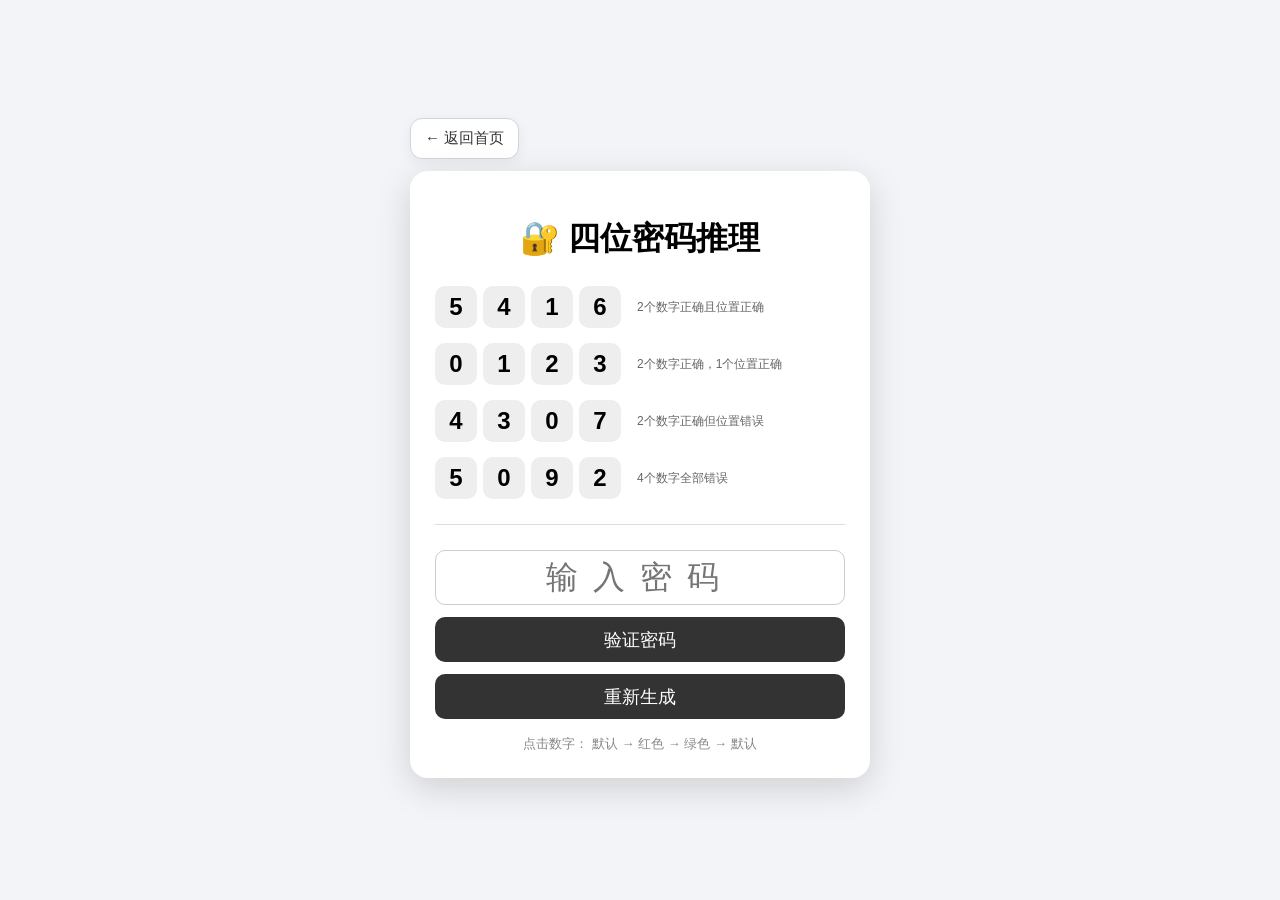
<file: games/password/index.html>
<!DOCTYPE html>
<html lang="zh-CN">

<head>
<meta charset="UTF-8">
<meta name="viewport" content="width=device-width, initial-scale=1, maximum-scale=1, user-scalable=no, viewport-fit=cover">
<meta name="theme-color" content="#f2f4f7">

<title>四位密码推理</title>

<style>

*{
    box-sizing:border-box;
}


body{

    margin:0;

    min-height:100vh;
    min-height:100dvh;
    touch-action:manipulation;

    display:flex;

    justify-content:center;

    align-items:center;

    background:#f2f4f7;

    font-family:
    -apple-system,
    BlinkMacSystemFont,
    "Segoe UI",
    Arial;

}



.container{

    width:95%;

    max-width:460px;

    background:white;

    padding:25px;

    border-radius:18px;

    box-shadow:0 10px 35px rgba(0,0,0,.15);

}



h1{

    text-align:center;

    margin-bottom:25px;

}



.clue-row{

    display:flex;

    align-items:center;

    margin:15px 0;

}



.numbers{

    display:flex;

}



.num-cell{


    width:42px;

    height:42px;


    display:flex;

    align-items:center;

    justify-content:center;


    margin-right:6px;


    background:#eeeeee;


    border-radius:10px;


    font-size:24px;


    font-weight:bold;


    cursor:pointer;


    user-select:none;

    transition:.2s;

}



.num-cell:active{

    transform:scale(.9);

}



.mark-red{

    background:#ff5252;

    color:white;

}



.mark-green{

    background:#4caf50;

    color:white;

}



.rule{

    margin-left:10px;

    font-size:12px;

    color:#666;

    flex:1;

}



hr{

    border:none;

    border-top:1px solid #ddd;

    margin:25px 0;

}



input{

    width:100%;

    height:55px;

    font-size:32px;

    text-align:center;

    letter-spacing:15px;

    border-radius:10px;

    border:1px solid #ccc;

}



body{
    padding: calc(12px + env(safe-area-inset-top, 0px)) 12px calc(16px + env(safe-area-inset-bottom, 0px));
    flex-direction: column;
    gap: 12px;
}

.topbar{
    width: 95%;
    max-width: 460px;
    display: flex;
    justify-content: flex-start;
}

.back-btn{
    appearance: none;
    border: 1px solid #d0d5dd;
    background: white;
    color: #333;
    border-radius: 12px;
    padding: 10px 14px;
    font-size: 15px;
    cursor: pointer;
    box-shadow: 0 4px 14px rgba(0,0,0,.06);
}

.back-btn:active{
    transform: scale(.98);
}

.container button{

    width:100%;

    height:45px;

    margin-top:12px;

    border:none;

    border-radius:10px;

    font-size:18px;

    cursor:pointer;

    background:#333;

    color:white;

}


.container button:active{

    transform:scale(.98);

}



.success{

    text-align:center;

    color:#22aa55;

    font-size:22px;

}



.fail{

    text-align:center;

    color:#ff3333;

    font-size:18px;

}



.tip{

    margin-top:15px;

    text-align:center;

    color:#888;

    font-size:13px;

}




.clue-row{
    animation: rowIn .45s ease both;
}

.clue-row:nth-child(1){ animation-delay:.05s; }
.clue-row:nth-child(2){ animation-delay:.12s; }
.clue-row:nth-child(3){ animation-delay:.19s; }
.clue-row:nth-child(4){ animation-delay:.26s; }

@keyframes rowIn{
    from{ opacity:0; transform:translateY(12px); }
    to{ opacity:1; transform:translateY(0); }
}

.num-cell{
    transition: transform .18s ease, background .2s ease, color .2s ease, box-shadow .2s ease;
}

.num-cell:hover{
    transform: translateY(-2px);
    box-shadow: 0 6px 14px rgba(0,0,0,.08);
}

.mark-red, .mark-green{
    animation: markPop .28s ease;
}

@keyframes markPop{
    0%{ transform: scale(.85); }
    70%{ transform: scale(1.08); }
    100%{ transform: scale(1); }
}

.container{
    animation: cardIn .45s ease both;
}

@keyframes cardIn{
    from{ opacity:0; transform: translateY(16px) scale(.98); }
    to{ opacity:1; transform: translateY(0) scale(1); }
}

.success{
    animation: successPop .45s ease;
}

@keyframes successPop{
    0%{ transform: scale(.8); opacity:0; }
    70%{ transform: scale(1.08); opacity:1; }
    100%{ transform: scale(1); }
}

.fail{
    animation: failShake .4s ease;
}

@keyframes failShake{
    0%,100%{ transform: translateX(0); }
    25%{ transform: translateX(-6px); }
    50%{ transform: translateX(6px); }
    75%{ transform: translateX(-4px); }
}

.topbar{
    animation: cardIn .35s ease both;
}

.container button{
    transition: transform .15s ease, background .2s ease, box-shadow .2s ease;
}

.container button:hover{
    box-shadow: 0 8px 18px rgba(0,0,0,.16);
}

@media (prefers-reduced-motion: reduce) {
  * { animation: none !important; transition: none !important; }
}


</style>

</head>


<body>

<div class="topbar">
  <button class="back-btn" type="button" data-back-home>← 返回首页</button>
</div>

<div class="container">


<h1>🔐 四位密码推理</h1>


<div id="rows"></div>



<hr>



<input
id="answer"
maxlength="4"
placeholder="输入密码">



<button onclick="check()">
验证密码
</button>


<button onclick="newGame()">
重新生成
</button>


<p id="result"></p>


<div class="tip">

点击数字：
默认 → 红色 → 绿色 → 默认

</div>


</div>



<script src="../../js/common.js"></script>
<script>


let password="";

let clues=[];


let marks=[];




//生成4个不重复数字

function randomPassword(){


    let arr=[];


    while(arr.length<4){


        let n=Math.floor(Math.random()*10);


        if(!arr.includes(n))

            arr.push(n);

    }


    return arr.join("");

}




//分析猜测

function analyze(guess,target){


    let total=0;

    let pos=0;



    for(let i=0;i<4;i++){


        if(guess[i]===target[i]){

            total++;

            pos++;

        }

        else if(target.includes(guess[i])){

            total++;

        }


    }



    return {

        total,

        pos

    };


}





//生成题目

function createPuzzle(){



while(true){



    let pwd=randomPassword();



    let rows=[];



    let need=[

        [2,2],

        [2,1],

        [2,0],

        [0,0]

    ];



    for(let rule of need){



        let found=null;



        for(let i=0;i<50000;i++){



            let r=randomPassword();



            let result=analyze(r,pwd);



            if(
                result.total===rule[0]
                &&
                result.pos===rule[1]
            ){

                found=r;

                break;

            }


        }


        if(!found)

            break;



        rows.push(found);


    }



    if(rows.length!==4)

        continue;



    //唯一解检测


    let solutions=[];



    for(let i=0;i<10000;i++){



        let c=i.toString().padStart(4,"0");



        if(new Set(c).size!==4)

            continue;



        let ok=true;



        let rules=[

            [rows[0],2,2],

            [rows[1],2,1],

            [rows[2],2,0],

            [rows[3],0,0]

        ];



        for(let r of rules){



            let a=analyze(r[0],c);



            if(
                a.total!==r[1]
                ||
                a.pos!==r[2]
            ){

                ok=false;

                break;

            }

        }



        if(ok)

            solutions.push(c);


    }



    if(solutions.length===1){


        password=pwd;

        clues=rows;


        return;


    }



}



}





//显示

function render(){


let box=document.getElementById("rows");


box.innerHTML="";



let rules=[

"2个数字正确且位置正确",

"2个数字正确，1个位置正确",

"2个数字正确但位置错误",

"4个数字全部错误"

];




clues.forEach((row,index)=>{


let div=document.createElement("div");


div.className="clue-row";



let html="";



for(let i=0;i<4;i++){



let cls="num-cell";



if(marks[index][i]==="red")

    cls+=" mark-red";


if(marks[index][i]==="green")

    cls+=" mark-green";




html+=`

<div 
class="${cls}"
onclick="mark(${index},${i})">

${row[i]}

</div>

`;

}



div.innerHTML=`

<div class="numbers">

${html}

</div>

<div class="rule">

${rules[index]}

</div>

`;



box.appendChild(div);



});



}





//标记

function mark(row,col){



if(marks[row][col]===""){


    marks[row][col]="red";


}

else if(marks[row][col]==="red"){


    marks[row][col]="green";


}

else{


    marks[row][col]="";


}


render();


}






//验证

function check(){



let value=
document.getElementById("answer").value;



let result=
document.getElementById("result");



if(
value.length!==4
||
new Set(value).size!==4
){


result.className="fail";

result.innerHTML=
"请输入4个不重复数字";


return;


}




result.className="";
void result.offsetWidth;

if(value===password){
result.className="success";
result.innerHTML="🎉 破解成功";
}
else{
result.className="fail";
result.innerHTML="❌ 密码错误";
}



}




//新游戏

function newGame(){
document.getElementById("answer").value="";
document.getElementById("result").innerHTML="";
document.getElementById("result").className="";

marks=[
["","","",""],
["","","",""],
["","","",""],
["","","",""]
];

createPuzzle();
render();

const box=document.querySelector(".container");
if(box){
  box.style.animation="none";
  void box.offsetWidth;
  box.style.animation="";
}
}




newGame();



</script>


</body>

</html>
</file>
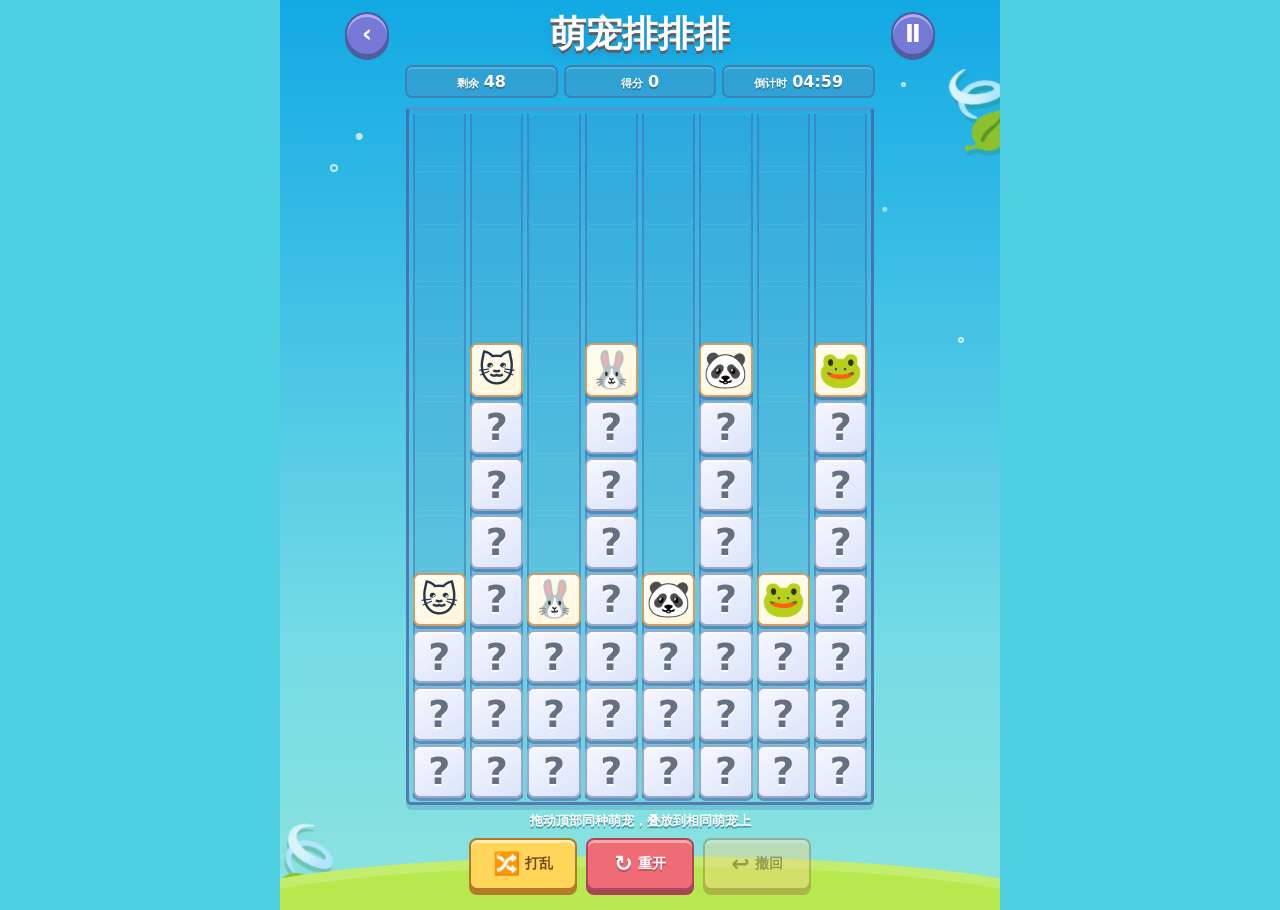
<file: games/pet-match/index.html>
<!DOCTYPE html>
<html lang="zh-CN">
<head>
  <meta charset="UTF-8" />
  <meta name="viewport" content="width=device-width, initial-scale=1, maximum-scale=1, user-scalable=no, viewport-fit=cover" />
  <meta name="theme-color" content="#25b8db" />
  <title>萌宠排排排 · 小游戏中心</title>
  <link rel="stylesheet" href="style.css" />
</head>
<body>
  <main class="game" id="game">
    <div class="water-decor" aria-hidden="true">
      <span class="bubble bubble-a"></span>
      <span class="bubble bubble-b"></span>
      <span class="bubble bubble-c"></span>
      <span class="lily lily-a">🍃</span>
      <span class="lily lily-b">🍃</span>
    </div>

    <header class="game-header">
      <button class="round-btn" type="button" data-back-home aria-label="返回游戏中心" title="返回游戏中心">‹</button>
      <h1>萌宠排排排</h1>
      <button class="round-btn" id="pauseBtn" type="button" aria-label="暂停游戏" title="暂停游戏">Ⅱ</button>
    </header>

    <section class="stats" aria-label="游戏状态">
      <div><span>剩余</span><strong id="remaining">48</strong></div>
      <div><span>得分</span><strong id="score">0</strong></div>
      <div><span>倒计时</span><strong class="timer" id="timer">05:00</strong></div>
    </section>

    <section class="board" id="board" aria-label="8 列萌宠棋盘"></section>
    <p class="status" id="status" aria-live="polite">拖动顶部同种萌宠，叠放到相同萌宠上</p>

    <nav class="actions" aria-label="游戏操作">
      <button class="action-btn" id="shuffleBtn" type="button" title="打乱棋盘">
        <span class="action-icon" aria-hidden="true">🔀</span>
        <span>打乱</span>
      </button>
      <button class="action-btn primary" id="restartBtn" type="button" title="重新开始">
        <span class="action-icon" aria-hidden="true">↻</span>
        <span>重开</span>
      </button>
      <button class="action-btn" id="undoBtn" type="button" title="撤销上一步">
        <span class="action-icon" aria-hidden="true">↩</span>
        <span>撤回</span>
      </button>
    </nav>
  </main>

  <div class="drag-ghost hidden" id="dragGhost" aria-hidden="true"></div>

  <div class="overlay hidden" id="overlay" role="dialog" aria-modal="true" aria-labelledby="overlayTitle">
    <div class="dialog">
      <div class="dialog-pet" id="dialogPet" aria-hidden="true">🐶</div>
      <h2 id="overlayTitle">暂停中</h2>
      <p id="overlayText">休息一下，萌宠们会在这里等你。</p>
      <div class="dialog-actions">
        <button class="dialog-btn secondary" id="dialogHomeBtn" type="button">返回首页</button>
        <button class="dialog-btn" id="dialogMainBtn" type="button">继续游戏</button>
      </div>
    </div>
  </div>

  <script src="../../js/common.js"></script>
  <script src="game.js"></script>
</body>
</html>
</file>
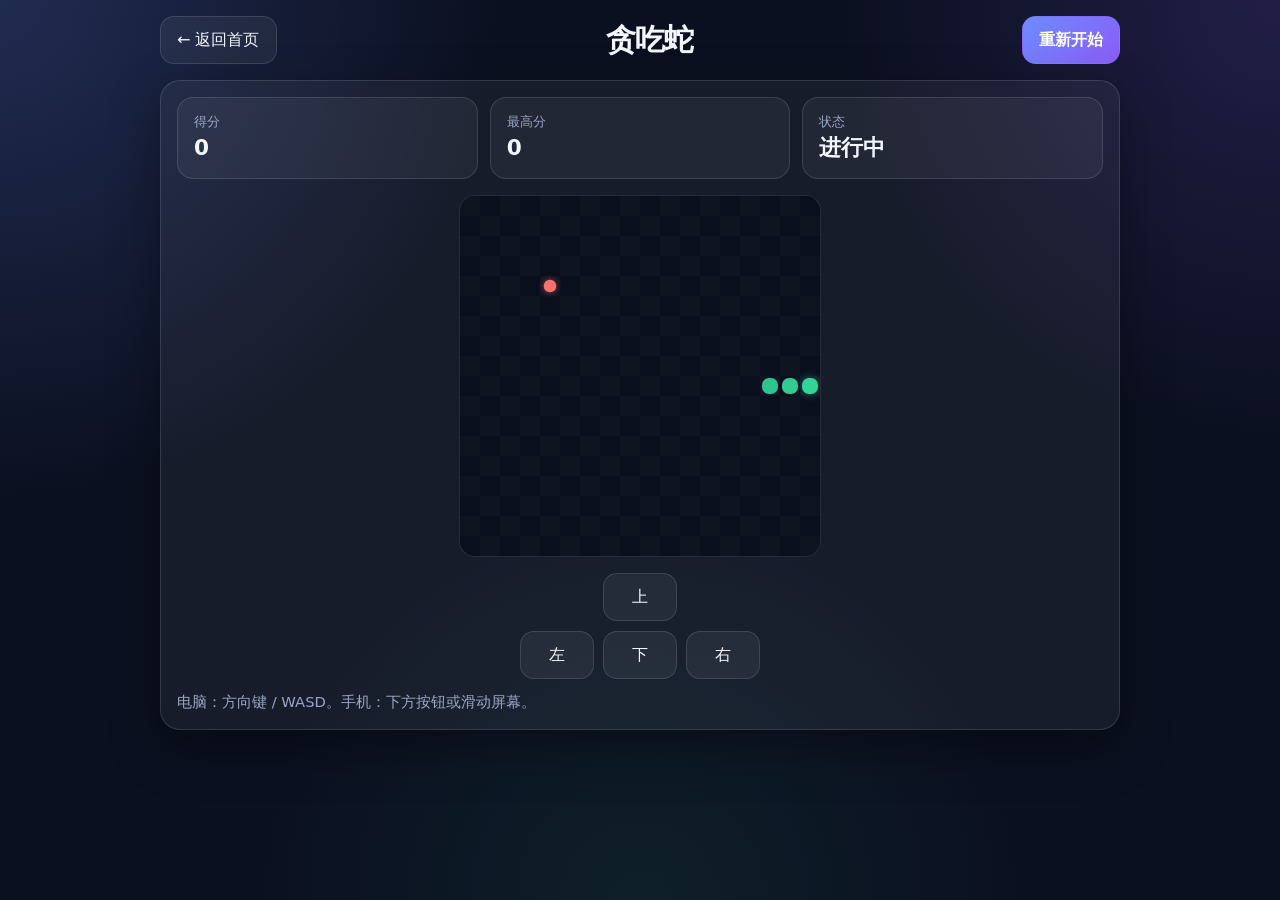
<file: games/snake/index.html>
<!DOCTYPE html>
<html lang="zh-CN">
<head>
  <meta charset="UTF-8" />
  <meta name="viewport" content="width=device-width, initial-scale=1, maximum-scale=1, user-scalable=no, viewport-fit=cover" />
  <meta name="theme-color" content="#0b1020" />
  <title>贪吃蛇 · 小游戏中心</title>
  <link rel="stylesheet" href="../../css/style.css" />
</head>
<body>
  <main class="game-shell anim-page">
    <div class="topbar">
      <button class="btn" type="button" data-back-home>← 返回首页</button>
      <h1>贪吃蛇</h1>
      <button class="btn btn-primary" id="restartBtn" type="button">重新开始</button>
    </div>

    <section class="panel">
      <div class="score-row">
        <div class="score-box"><span>得分</span><strong id="score">0</strong></div>
        <div class="score-box"><span>最高分</span><strong id="best">0</strong></div>
        <div class="score-box"><span>状态</span><strong id="state">准备中</strong></div>
      </div>
      <div class="canvas-wrap">
        <canvas id="board" width="360" height="360" aria-label="贪吃蛇游戏画布"></canvas>
      </div>
      <div class="controls" aria-label="方向控制">
        <span class="spacer"></span>
        <button class="btn" type="button" data-dir="up">上</button>
        <span class="spacer"></span>
        <button class="btn" type="button" data-dir="left">左</button>
        <button class="btn" type="button" data-dir="down">下</button>
        <button class="btn" type="button" data-dir="right">右</button>
      </div>
      <p class="hint">电脑：方向键 / WASD。手机：下方按钮或滑动屏幕。</p>
    </section>
  </main>

  <script src="../../js/common.js"></script>
  <script>
    const canvas = document.getElementById("board");
    const ctx = canvas.getContext("2d");
    const scoreEl = document.getElementById("score");
    const bestEl = document.getElementById("best");
    const stateEl = document.getElementById("state");
    const grid = 18;
    const cell = canvas.width / grid;
    const BEST_KEY = "gc_snake_best";

    let snake, dir, nextDir, food, score, best, timer, running, touchStart;

    best = GameCenter.storage.get(BEST_KEY, 0);
    bestEl.textContent = best;

    function reset() {
      snake = [{ x: 8, y: 9 }, { x: 7, y: 9 }, { x: 6, y: 9 }];
      dir = { x: 1, y: 0 };
      nextDir = { ...dir };
      score = 0;
      running = true;
      scoreEl.textContent = "0";
      stateEl.textContent = "进行中";
      spawnFood();
      clearInterval(timer);
      timer = setInterval(tick, 110);
      draw();
    }

    function spawnFood() {
      do {
        food = {
          x: Math.floor(Math.random() * grid),
          y: Math.floor(Math.random() * grid),
        };
      } while (snake.some((s) => s.x === food.x && s.y === food.y));
    }

    function setDirection(nx, ny) {
      if (dir.x + nx === 0 && dir.y + ny === 0) return;
      nextDir = { x: nx, y: ny };
    }

    function tick() {
      if (!running) return;
      dir = nextDir;
      const head = { x: snake[0].x + dir.x, y: snake[0].y + dir.y };
      if (
        head.x < 0 || head.y < 0 || head.x >= grid || head.y >= grid ||
        snake.some((s) => s.x === head.x && s.y === head.y)
      ) {
        running = false;
        GameCenter.flashStatus(stateEl, "fail", "游戏结束");
        clearInterval(timer);
        draw(true);
        return;
      }
      snake.unshift(head);
      if (head.x === food.x && head.y === food.y) {
        score += 10;
        scoreEl.textContent = score;
        GameCenter.bump(scoreEl);
        if (score > best) {
          best = score;
          bestEl.textContent = best;
          GameCenter.bump(bestEl);
          GameCenter.storage.set(BEST_KEY, best);
        }
        spawnFood();
      } else {
        snake.pop();
      }
      draw();
    }

    let animT = 0;
    function draw(dead) {
      animT += 1;
      ctx.fillStyle = "#0a0f1d";
      ctx.fillRect(0, 0, canvas.width, canvas.height);
      for (let i = 0; i < grid; i++) {
        for (let j = 0; j < grid; j++) {
          if ((i + j) % 2 === 0) {
            ctx.fillStyle = "rgba(255,255,255,0.02)";
            ctx.fillRect(i * cell, j * cell, cell, cell);
          }
        }
      }
      const pulse = 1 + Math.sin(animT / 6) * 0.12;
      const foodSize = (cell - 6) * pulse;
      const foodPad = (cell - foodSize) / 2;
      ctx.shadowColor = "rgba(248,113,113,0.55)";
      ctx.shadowBlur = 12 + Math.sin(animT / 6) * 6;
      ctx.fillStyle = "#f87171";
      roundRect(food.x * cell + foodPad, food.y * cell + foodPad, foodSize, foodSize, 6);
      ctx.shadowBlur = 0;
      snake.forEach((s, idx) => {
        const alpha = 1 - idx * 0.04;
        ctx.fillStyle = idx === 0
          ? (dead ? "#fbbf24" : "#34d399")
          : `rgba(52,211,153,${Math.max(0.35, alpha)})`;
        if (idx === 0 && !dead) {
          ctx.shadowColor = "rgba(52,211,153,0.45)";
          ctx.shadowBlur = 10;
        }
        roundRect(s.x * cell + 2, s.y * cell + 2, cell - 4, cell - 4, 7);
        ctx.shadowBlur = 0;
      });
      if (dead) {
        ctx.fillStyle = "rgba(248,113,113,0.12)";
        ctx.fillRect(0, 0, canvas.width, canvas.height);
      }
    }

    function roundRect(x, y, w, h, r) {
      ctx.beginPath();
      ctx.moveTo(x + r, y);
      ctx.arcTo(x + w, y, x + w, y + h, r);
      ctx.arcTo(x + w, y + h, x, y + h, r);
      ctx.arcTo(x, y + h, x, y, r);
      ctx.arcTo(x, y, x + w, y, r);
      ctx.closePath();
      ctx.fill();
    }

    const keyMap = {
      ArrowUp: [0, -1], ArrowDown: [0, 1], ArrowLeft: [-1, 0], ArrowRight: [1, 0],
      w: [0, -1], s: [0, 1], a: [-1, 0], d: [1, 0],
      W: [0, -1], S: [0, 1], A: [-1, 0], D: [1, 0],
    };

    window.addEventListener("keydown", (e) => {
      const v = keyMap[e.key];
      if (!v) return;
      e.preventDefault();
      setDirection(v[0], v[1]);
    });

    document.querySelectorAll("[data-dir]").forEach((btn) => {
      btn.addEventListener("click", () => {
        const map = { up: [0, -1], down: [0, 1], left: [-1, 0], right: [1, 0] };
        const v = map[btn.dataset.dir];
        setDirection(v[0], v[1]);
      });
    });

    canvas.addEventListener("touchstart", (e) => {
      const t = e.changedTouches[0];
      touchStart = { x: t.clientX, y: t.clientY };
    }, { passive: true });

    canvas.addEventListener("touchend", (e) => {
      if (!touchStart) return;
      const t = e.changedTouches[0];
      const dx = t.clientX - touchStart.x;
      const dy = t.clientY - touchStart.y;
      if (Math.abs(dx) < 18 && Math.abs(dy) < 18) return;
      if (Math.abs(dx) > Math.abs(dy)) setDirection(dx > 0 ? 1 : -1, 0);
      else setDirection(0, dy > 0 ? 1 : -1);
    }, { passive: true });

    function animate() {
      draw(!running && stateEl.textContent === "游戏结束");
      requestAnimationFrame(animate);
    }
    document.getElementById("restartBtn").addEventListener("click", reset);
    reset();
    requestAnimationFrame(animate);
  </script>
</body>
</html>
</file>
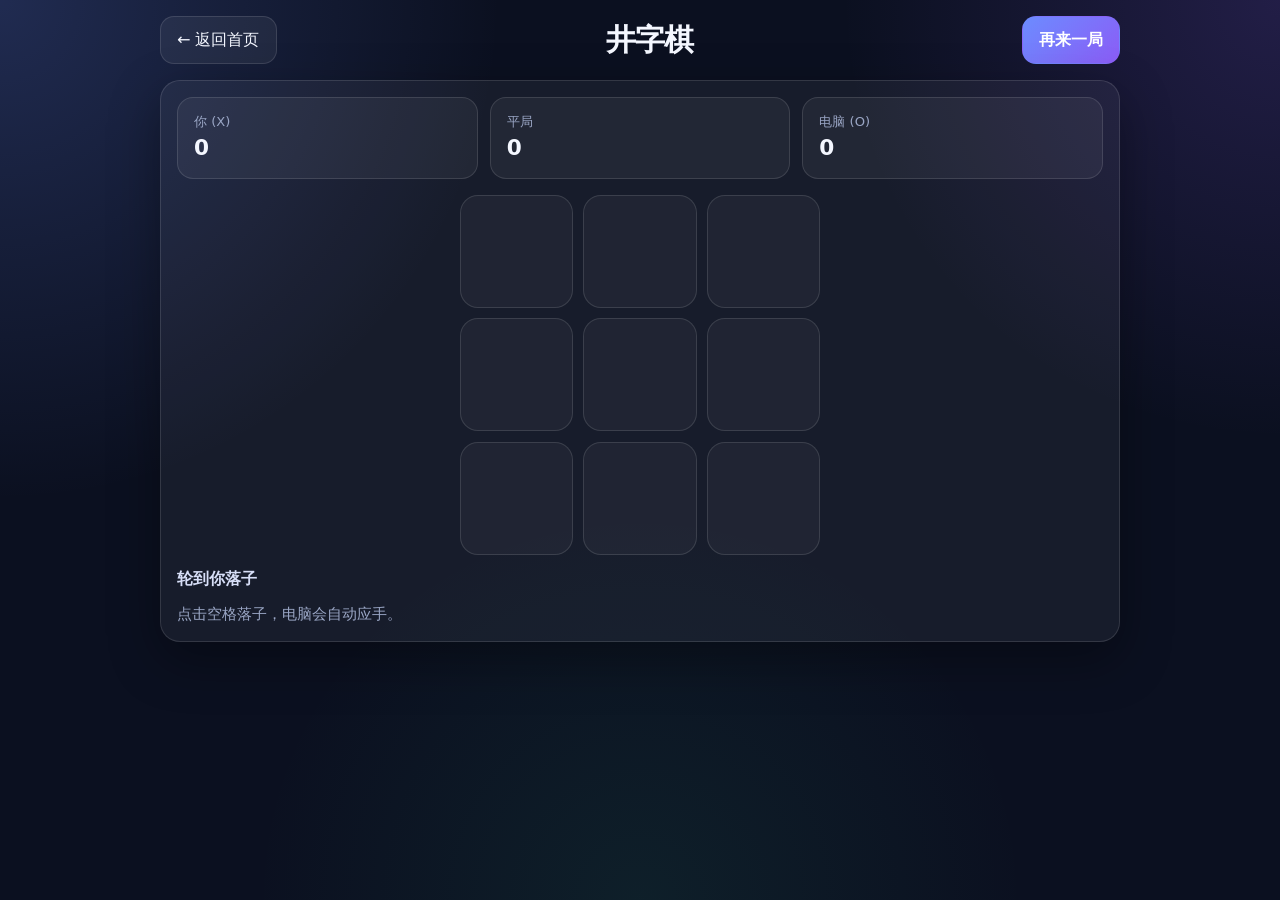
<file: games/tictactoe/index.html>
<!DOCTYPE html>
<html lang="zh-CN">
<head>
  <meta charset="UTF-8" />
  <meta name="viewport" content="width=device-width, initial-scale=1, maximum-scale=1, user-scalable=no, viewport-fit=cover" />
  <meta name="theme-color" content="#0b1020" />
  <title>井字棋 · 小游戏中心</title>
  <link rel="stylesheet" href="../../css/style.css" />
  <style>
    .ttt-board {
      display: grid;
      grid-template-columns: repeat(3, 1fr);
      gap: 0.65rem;
      width: min(360px, 100%);
      margin: 0 auto;
    }
    .cell {
      aspect-ratio: 1;
      border: 1px solid var(--border);
      border-radius: 18px;
      background: rgba(255, 255, 255, 0.04);
      color: var(--text);
      font-size: clamp(2rem, 10vw, 3rem);
      font-weight: 700;
      cursor: pointer;
      transition: transform 0.18s ease, background 0.25s ease, border-color 0.25s ease, box-shadow 0.25s ease;
    }
    .cell:hover:not(:disabled) {
      transform: translateY(-2px);
      background: rgba(255,255,255,0.08);
    }
    .cell:disabled {
      cursor: default;
      opacity: 1;
    }
    .cell.placed {
      animation: gc-pop 0.32s ease;
    }
    .cell.win {
      background: rgba(52, 211, 153, 0.18);
      border-color: rgba(52, 211, 153, 0.45);
      animation: gc-win-flash 0.8s ease infinite;
      box-shadow: 0 0 0 1px rgba(52, 211, 153, 0.25);
    }
  </style>
</head>
<body>
  <main class="game-shell anim-page">
    <div class="topbar">
      <button class="btn" type="button" data-back-home>← 返回首页</button>
      <h1>井字棋</h1>
      <button class="btn btn-primary" id="restartBtn" type="button">再来一局</button>
    </div>
    <section class="panel">
      <div class="score-row">
        <div class="score-box"><span>你 (X)</span><strong id="you">0</strong></div>
        <div class="score-box"><span>平局</span><strong id="draw">0</strong></div>
        <div class="score-box"><span>电脑 (O)</span><strong id="cpu">0</strong></div>
      </div>
      <div class="ttt-board" id="board" role="grid" aria-label="井字棋棋盘"></div>
      <p class="status" id="status">轮到你落子</p>
      <p class="hint">点击空格落子，电脑会自动应手。</p>
    </section>
  </main>
  <script src="../../js/common.js"></script>
  <script>
    const boardEl = document.getElementById("board");
    const statusEl = document.getElementById("status");
    const youEl = document.getElementById("you");
    const drawEl = document.getElementById("draw");
    const cpuEl = document.getElementById("cpu");
    const lines = [
      [0,1,2],[3,4,5],[6,7,8],
      [0,3,6],[1,4,7],[2,5,8],
      [0,4,8],[2,4,6],
    ];
    let cells, locked, scores;

    scores = GameCenter.storage.get("gc_ttt_scores", { you: 0, draw: 0, cpu: 0 });
    youEl.textContent = scores.you;
    drawEl.textContent = scores.draw;
    cpuEl.textContent = scores.cpu;

    function createBoard() {
      boardEl.innerHTML = "";
      cells = Array(9).fill("");
      locked = false;
      statusEl.textContent = "轮到你落子";
      for (let i = 0; i < 9; i++) {
        const btn = document.createElement("button");
        btn.className = "cell";
        btn.type = "button";
        btn.dataset.i = i;
        btn.addEventListener("click", () => play(i));
        boardEl.appendChild(btn);
      }
    }

    function winner(board) {
      for (const [a, b, c] of lines) {
        if (board[a] && board[a] === board[b] && board[a] === board[c]) {
          return { mark: board[a], line: [a, b, c] };
        }
      }
      if (board.every(Boolean)) return { mark: "draw", line: [] };
      return null;
    }

    function render(win, placedIndex) {
      [...boardEl.children].forEach((el, i) => {
        const had = el.textContent;
        el.textContent = cells[i];
        el.disabled = locked || Boolean(cells[i]);
        el.classList.toggle("win", win && win.line.includes(i));
        if (placedIndex === i && cells[i] && had !== cells[i]) {
          el.classList.remove("placed");
          void el.offsetWidth;
          el.classList.add("placed");
        }
      });
    }

    function finish(result, placedIndex) {
      locked = true;
      if (result.mark === "X") {
        scores.you += 1;
        youEl.textContent = scores.you;
        GameCenter.bump(youEl);
        GameCenter.flashStatus(statusEl, "success", "你赢了！");
      } else if (result.mark === "O") {
        scores.cpu += 1;
        cpuEl.textContent = scores.cpu;
        GameCenter.bump(cpuEl);
        GameCenter.flashStatus(statusEl, "fail", "电脑获胜");
      } else {
        scores.draw += 1;
        drawEl.textContent = scores.draw;
        GameCenter.bump(drawEl);
        statusEl.textContent = "平局";
      }
      GameCenter.storage.set("gc_ttt_scores", scores);
      render(result, placedIndex);
    }

    function bestMove() {
      const empty = cells.map((v, i) => (v ? null : i)).filter((v) => v != null);
      for (const mark of ["O", "X"]) {
        for (const i of empty) {
          const trial = cells.slice();
          trial[i] = mark;
          if (winner(trial)?.mark === mark) return i;
        }
      }
      if (empty.includes(4)) return 4;
      const corners = empty.filter((i) => [0, 2, 6, 8].includes(i));
      if (corners.length) return corners[Math.floor(Math.random() * corners.length)];
      return empty[Math.floor(Math.random() * empty.length)];
    }

    function play(i) {
      if (locked || cells[i]) return;
      cells[i] = "X";
      let result = winner(cells);
      if (result) return finish(result, i);
      render(null, i);
      const ai = bestMove();
      setTimeout(() => {
        cells[ai] = "O";
        result = winner(cells);
        if (result) return finish(result, ai);
        statusEl.textContent = "轮到你落子";
        render(null, ai);
      }, 180);
    }

    document.getElementById("restartBtn").addEventListener("click", createBoard);
    createBoard();
  </script>
</body>
</html>
</file>
<file: css/style.css>
:root {
  --bg: #0b1020;
  --bg-soft: #121933;
  --card: rgba(255, 255, 255, 0.06);
  --card-hover: rgba(255, 255, 255, 0.1);
  --border: rgba(255, 255, 255, 0.12);
  --text: #f4f7ff;
  --muted: #9aa6c5;
  --primary: #6c8cff;
  --primary-2: #8b5cf6;
  --success: #34d399;
  --danger: #f87171;
  --warning: #fbbf24;
  --shadow: 0 18px 50px rgba(0, 0, 0, 0.35);
  --radius: 20px;
  --safe-top: env(safe-area-inset-top, 0px);
  --safe-bottom: env(safe-area-inset-bottom, 0px);
  --safe-left: env(safe-area-inset-left, 0px);
  --safe-right: env(safe-area-inset-right, 0px);
}

* {
  box-sizing: border-box;
  -webkit-tap-highlight-color: transparent;
}

html {
  min-height: 100%;
  min-height: 100dvh;
  touch-action: manipulation;
}

body {
  margin: 0;
  min-height: 100vh;
  min-height: 100dvh;
  padding: 0;
}

body {
  font-family: "SF Pro Display", "PingFang SC", "Segoe UI", system-ui, -apple-system, sans-serif;
  color: var(--text);
  background:
    radial-gradient(circle at top left, rgba(108, 140, 255, 0.22), transparent 32%),
    radial-gradient(circle at top right, rgba(139, 92, 246, 0.18), transparent 28%),
    radial-gradient(circle at bottom, rgba(52, 211, 153, 0.08), transparent 35%),
    var(--bg);
  background-attachment: fixed;
  line-height: 1.5;
}

a {
  color: inherit;
  text-decoration: none;
}

button, input {
  font: inherit;
}

.page {
  width: min(1120px, calc(100% - 2rem));
  min-height: 100vh;
  min-height: 100dvh;
  margin: 0 auto;
  padding: calc(1.25rem + var(--safe-top)) 0 calc(2rem + var(--safe-bottom));
}

.hero {
  display: grid;
  gap: 1rem;
  margin-bottom: 1.5rem;
}

.hero-badge {
  display: inline-flex;
  align-items: center;
  gap: 0.5rem;
  width: fit-content;
  padding: 0.45rem 0.85rem;
  border-radius: 999px;
  background: rgba(108, 140, 255, 0.12);
  border: 1px solid rgba(108, 140, 255, 0.25);
  color: #c7d4ff;
  font-size: 0.875rem;
}

.hero h1 {
  margin: 0;
  font-size: clamp(2rem, 5vw, 3.2rem);
  letter-spacing: -0.04em;
  line-height: 1.1;
}

.hero p {
  margin: 0;
  max-width: 42rem;
  color: var(--muted);
  font-size: 1.02rem;
}

.stats {
  display: flex;
  flex-wrap: wrap;
  gap: 0.75rem;
}

.stat {
  min-width: 7.5rem;
  padding: 0.9rem 1rem;
  border-radius: 16px;
  background: var(--card);
  border: 1px solid var(--border);
  backdrop-filter: blur(12px);
}

.stat strong {
  display: block;
  font-size: 1.25rem;
}

.stat span {
  color: var(--muted);
  font-size: 0.875rem;
}

.game-grid {
  display: grid;
  grid-template-columns: repeat(auto-fill, minmax(240px, 1fr));
  gap: 1rem;
}

.game-card {
  position: relative;
  overflow: hidden;
  display: flex;
  flex-direction: column;
  min-height: 240px;
  padding: 1.15rem;
  border-radius: var(--radius);
  background: linear-gradient(180deg, rgba(255, 255, 255, 0.08), rgba(255, 255, 255, 0.03));
  border: 1px solid var(--border);
  box-shadow: var(--shadow);
  transition: transform 0.2s ease, border-color 0.2s ease, background 0.2s ease;
}

.game-card::before {
  content: "";
  position: absolute;
  inset: auto -20% -35% auto;
  width: 180px;
  height: 180px;
  border-radius: 50%;
  background: var(--accent, rgba(108, 140, 255, 0.35));
  filter: blur(18px);
  opacity: 0.55;
  pointer-events: none;
}

.game-card:hover,
.game-card:focus-visible {
  transform: translateY(-4px);
  border-color: rgba(255, 255, 255, 0.22);
  background: var(--card-hover);
  outline: none;
}

.game-card .icon {
  position: relative;
  z-index: 1;
  width: 3.2rem;
  height: 3.2rem;
  display: grid;
  place-items: center;
  border-radius: 16px;
  background: rgba(255, 255, 255, 0.08);
  font-size: 1.6rem;
  margin-bottom: 1rem;
}

.game-card h2 {
  position: relative;
  z-index: 1;
  margin: 0 0 0.45rem;
  font-size: 1.3rem;
}

.game-card p {
  position: relative;
  z-index: 1;
  margin: 0;
  color: var(--muted);
  flex: 1;
}

.game-card .meta {
  position: relative;
  z-index: 1;
  display: flex;
  justify-content: space-between;
  align-items: center;
  gap: 0.75rem;
  margin-top: 1.1rem;
  color: #d7def7;
  font-size: 0.9rem;
}

.pill {
  display: inline-flex;
  align-items: center;
  padding: 0.3rem 0.7rem;
  border-radius: 999px;
  background: rgba(255, 255, 255, 0.08);
  border: 1px solid rgba(255, 255, 255, 0.08);
}

.play-link {
  color: #c9d6ff;
  font-weight: 600;
}

.footer-note {
  margin-top: 1.75rem;
  color: var(--muted);
  font-size: 0.92rem;
  text-align: center;
}

/* Shared game shell */
.game-shell {
  width: min(960px, calc(100% - 1.5rem));
  min-height: 100vh;
  min-height: 100dvh;
  margin: 0 auto;
  padding: calc(1rem + var(--safe-top)) 0 calc(1.5rem + var(--safe-bottom));
}

.topbar {
  display: flex;
  align-items: center;
  justify-content: space-between;
  gap: 0.75rem;
  margin-bottom: 1rem;
}

.topbar h1 {
  margin: 0;
  font-size: clamp(1.35rem, 4vw, 1.9rem);
  letter-spacing: -0.03em;
}

.btn {
  appearance: none;
  border: 1px solid var(--border);
  background: rgba(255, 255, 255, 0.06);
  color: var(--text);
  border-radius: 14px;
  padding: 0.7rem 1rem;
  cursor: pointer;
  transition: transform 0.15s ease, background 0.15s ease, border-color 0.15s ease;
  white-space: nowrap;
}

.btn:hover,
.btn:focus-visible {
  background: rgba(255, 255, 255, 0.12);
  border-color: rgba(255, 255, 255, 0.22);
  outline: none;
}

.btn:active {
  transform: scale(0.98);
}

.btn-primary {
  background: linear-gradient(135deg, var(--primary), var(--primary-2));
  border-color: transparent;
  color: white;
  font-weight: 600;
}

.btn-primary:hover,
.btn-primary:focus-visible {
  background: linear-gradient(135deg, #7b98ff, #9b74ff);
}

.panel {
  background: rgba(255, 255, 255, 0.05);
  border: 1px solid var(--border);
  border-radius: var(--radius);
  box-shadow: var(--shadow);
  padding: 1rem;
}

.panel + .panel {
  margin-top: 1rem;
}

.score-row {
  display: flex;
  flex-wrap: wrap;
  gap: 0.75rem;
  margin-bottom: 1rem;
}

.score-box {
  flex: 1;
  min-width: 100px;
  padding: 0.85rem 1rem;
  border-radius: 16px;
  background: rgba(255, 255, 255, 0.05);
  border: 1px solid var(--border);
}

.score-box span {
  display: block;
  color: var(--muted);
  font-size: 0.82rem;
}

.score-box strong {
  font-size: 1.35rem;
}

.hint {
  color: var(--muted);
  font-size: 0.92rem;
  margin: 0.75rem 0 0;
}

.canvas-wrap {
  display: grid;
  place-items: center;
  overflow: hidden;
}

canvas, .board {
  max-width: 100%;
  touch-action: none;
  border-radius: 16px;
  background: #0a0f1d;
  border: 1px solid var(--border);
}

.controls {
  display: grid;
  grid-template-columns: repeat(3, minmax(0, 1fr));
  gap: 0.6rem;
  max-width: 240px;
  margin: 1rem auto 0;
}

.controls .btn {
  min-height: 48px;
}

.controls .spacer {
  visibility: hidden;
}

.status {
  min-height: 1.5rem;
  margin: 0.75rem 0 0;
  color: #d7def7;
  font-weight: 600;
}

@media (max-width: 640px) {
  .page {
    width: min(100%, calc(100% - 1.25rem));
  }

  .game-shell {
    width: min(100%, calc(100% - 1rem));
  }

  .topbar {
    flex-wrap: wrap;
  }

  .hero p {
    font-size: 0.98rem;
  }
}


/* ===== Animations ===== */
@keyframes gc-fade-up {
  from { opacity: 0; transform: translateY(18px); }
  to { opacity: 1; transform: translateY(0); }
}

@keyframes gc-fade-in {
  from { opacity: 0; }
  to { opacity: 1; }
}

@keyframes gc-pop {
  0% { transform: scale(0.7); opacity: 0; }
  70% { transform: scale(1.08); opacity: 1; }
  100% { transform: scale(1); opacity: 1; }
}

@keyframes gc-pulse {
  0%, 100% { transform: scale(1); }
  50% { transform: scale(1.06); }
}

@keyframes gc-shake {
  0%, 100% { transform: translateX(0); }
  20% { transform: translateX(-6px); }
  40% { transform: translateX(6px); }
  60% { transform: translateX(-4px); }
  80% { transform: translateX(4px); }
}

@keyframes gc-glow {
  0%, 100% { box-shadow: 0 0 0 0 rgba(108, 140, 255, 0.0); }
  50% { box-shadow: 0 0 0 8px rgba(108, 140, 255, 0.12); }
}

@keyframes gc-score-bump {
  0% { transform: scale(1); }
  40% { transform: scale(1.18); color: #a5b4fc; }
  100% { transform: scale(1); }
}

@keyframes gc-win-flash {
  0%, 100% { filter: brightness(1); }
  50% { filter: brightness(1.25); }
}

@keyframes gc-float {
  0%, 100% { transform: translateY(0); }
  50% { transform: translateY(-4px); }
}

.anim-page {
  animation: gc-fade-up 0.55s ease both;
}

.anim-stagger > * {
  animation: gc-fade-up 0.5s ease both;
}

.anim-stagger > *:nth-child(1) { animation-delay: 0.04s; }
.anim-stagger > *:nth-child(2) { animation-delay: 0.1s; }
.anim-stagger > *:nth-child(3) { animation-delay: 0.16s; }
.anim-stagger > *:nth-child(4) { animation-delay: 0.22s; }
.anim-stagger > *:nth-child(5) { animation-delay: 0.28s; }
.anim-stagger > *:nth-child(6) { animation-delay: 0.34s; }
.anim-stagger > *:nth-child(7) { animation-delay: 0.4s; }
.anim-stagger > *:nth-child(8) { animation-delay: 0.46s; }

.game-card {
  transition: transform 0.28s cubic-bezier(.2,.8,.2,1), border-color 0.2s ease, background 0.2s ease, box-shadow 0.28s ease;
}

.game-card:hover,
.game-card:focus-visible {
  box-shadow: 0 22px 55px rgba(0, 0, 0, 0.42);
}

.game-card .icon {
  transition: transform 0.28s ease;
  animation: gc-float 3.2s ease-in-out infinite;
}

.game-card:hover .icon,
.game-card:focus-visible .icon {
  transform: scale(1.08) rotate(-4deg);
  animation: none;
}

.game-card .play-link {
  transition: transform 0.2s ease, color 0.2s ease;
}

.game-card:hover .play-link {
  transform: translateX(4px);
  color: #e8edff;
}

.btn, .btn-primary {
  transition: transform 0.15s ease, background 0.15s ease, border-color 0.15s ease, box-shadow 0.2s ease;
}

.btn-primary:hover,
.btn-primary:focus-visible {
  box-shadow: 0 10px 24px rgba(108, 140, 255, 0.28);
}

.score-box strong.bump {
  display: inline-block;
  animation: gc-score-bump 0.35s ease;
}

.status.success-anim,
.success-anim {
  animation: gc-pop 0.4s ease;
  color: var(--success);
}

.status.fail-anim,
.fail-anim {
  animation: gc-shake 0.4s ease;
  color: var(--danger);
}

.score-box strong {
  display: inline-block;
  transform-origin: center;
}

.panel {
  animation: gc-fade-up 0.45s ease both;
}

.topbar {
  animation: gc-fade-in 0.35s ease both;
}

@media (prefers-reduced-motion: reduce) {
  *, *::before, *::after {
    animation: none !important;
    transition: none !important;
  }
}
</file>
<file: games/map-war/style.css>
:root {
  --ink: #e9f1ed;
  --muted: #91a39d;
  --panel: #192326;
  --panel-strong: #202d30;
  --line: #334246;
  --ocean: #10191c;
  --player: #31d3bd;
  --red: #ef626c;
  --gold: #f4bb4f;
  --neutral: #8b9695;
  --safe-top: env(safe-area-inset-top, 0px);
  --safe-bottom: env(safe-area-inset-bottom, 0px);
}

* {
  box-sizing: border-box;
  -webkit-tap-highlight-color: transparent;
}

html,
body {
  width: 100%;
  height: 100%;
  margin: 0;
  overflow: hidden;
}

html {
  touch-action: manipulation;
}

body {
  background: #0c1315;
  color: var(--ink);
  font-family: "SF Pro Display", "PingFang SC", "Microsoft YaHei", system-ui, sans-serif;
  letter-spacing: 0;
}

button,
select {
  font: inherit;
}

button {
  color: inherit;
}

button:focus-visible,
select:focus-visible {
  outline: 2px solid var(--player);
  outline-offset: 2px;
}

.war-game {
  display: grid;
  grid-template-rows: auto minmax(0, 1fr) auto;
  width: 100%;
  height: 100vh;
  height: 100dvh;
  min-height: min(420px, 100vh);
  min-height: min(420px, 100dvh);
  background: var(--ocean);
}

.game-bar {
  z-index: 20;
  display: grid;
  grid-template-columns: auto minmax(130px, 1fr) auto auto;
  align-items: center;
  gap: 12px;
  min-height: calc(62px + var(--safe-top));
  padding: calc(8px + var(--safe-top)) 18px 8px;
  background: #162124;
  border-bottom: 1px solid #2c3a3d;
}

.icon-btn,
.speed-btn {
  appearance: none;
  display: grid;
  place-items: center;
  width: 40px;
  height: 40px;
  padding: 0;
  border: 1px solid #3a494c;
  border-radius: 6px;
  background: #202c2f;
  cursor: pointer;
  font-size: 18px;
  line-height: 1;
  transition: background 150ms ease, border-color 150ms ease, transform 120ms ease;
}

.icon-btn:hover,
.speed-btn:hover {
  background: #29373a;
  border-color: #536467;
}

.icon-btn:active,
.speed-btn:active {
  transform: scale(0.96);
}

.game-title {
  min-width: 0;
}

.game-title strong,
.game-title span {
  display: block;
  overflow: hidden;
  text-overflow: ellipsis;
  white-space: nowrap;
}

.game-title strong {
  font-size: 18px;
}

.game-title span {
  margin-top: 2px;
  color: var(--muted);
  font-size: 12px;
}

.level-picker {
  display: flex;
  align-items: center;
  gap: 8px;
  color: var(--muted);
  font-size: 12px;
}

.level-picker select {
  min-width: 116px;
  height: 38px;
  padding: 0 30px 0 10px;
  border: 1px solid #3a494c;
  border-radius: 6px;
  background: #202c2f;
  color: var(--ink);
  cursor: pointer;
}

.level-picker option:disabled {
  color: #64716f;
}

.bar-actions {
  display: flex;
  gap: 7px;
}

.battle-stage {
  position: relative;
  min-height: 0;
  overflow: hidden;
  background: var(--ocean);
}

#battleCanvas {
  display: block;
  width: 100%;
  height: 100%;
  touch-action: none;
  cursor: crosshair;
}

.score-strip {
  position: absolute;
  top: 14px;
  left: 50%;
  display: flex;
  gap: 1px;
  overflow: hidden;
  border: 1px solid #3a4849;
  border-radius: 7px;
  background: #101719e6;
  transform: translateX(-50%);
  box-shadow: 0 6px 18px #05090a59;
  pointer-events: none;
}

.faction-score {
  display: grid;
  grid-template-columns: auto auto auto;
  align-items: center;
  gap: 7px;
  min-width: 104px;
  height: 40px;
  padding: 0 12px;
  background: #1c2729;
  color: #b9c6c2;
  font-size: 12px;
}

.faction-score[hidden] {
  display: none;
}

.faction-score strong {
  color: var(--ink);
  font-size: 15px;
  font-variant-numeric: tabular-nums;
}

.color-dot {
  width: 8px;
  height: 8px;
  border-radius: 50%;
  background: var(--player);
  box-shadow: 0 0 0 3px #31d3bd26;
}

.red-score .color-dot {
  background: var(--red);
  box-shadow: 0 0 0 3px #ef626c26;
}

.gold-score .color-dot {
  background: var(--gold);
  box-shadow: 0 0 0 3px #f4bb4f26;
}

.level-mark {
  position: absolute;
  left: 18px;
  bottom: 16px;
  display: grid;
  grid-template-columns: auto auto;
  align-items: center;
  column-gap: 9px;
  padding: 8px 11px;
  border-left: 3px solid var(--player);
  background: #101719d9;
  pointer-events: none;
}

.level-mark span {
  grid-row: 1 / 3;
  color: var(--player);
  font-size: 26px;
  font-weight: 800;
  line-height: 1;
  font-variant-numeric: tabular-nums;
}

.level-mark strong {
  font-size: 13px;
  font-weight: 650;
}

.toast {
  position: absolute;
  left: 50%;
  bottom: 22px;
  max-width: calc(100% - 32px);
  padding: 8px 12px;
  border: 1px solid #506061;
  border-radius: 6px;
  background: #11191ceb;
  color: #d6e1dd;
  font-size: 13px;
  opacity: 0;
  transform: translate(-50%, 8px);
  transition: opacity 180ms ease, transform 180ms ease;
  pointer-events: none;
}

.toast.show {
  opacity: 1;
  transform: translate(-50%, 0);
}

.command-bar {
  z-index: 20;
  display: flex;
  align-items: center;
  justify-content: center;
  gap: 26px;
  min-height: calc(72px + var(--safe-bottom));
  padding: 10px 18px calc(10px + var(--safe-bottom));
  border-top: 1px solid #2c3a3d;
  background: #162124;
}

.command-group {
  display: flex;
  align-items: center;
  gap: 10px;
}

.command-label {
  color: var(--muted);
  font-size: 12px;
  white-space: nowrap;
}

.army-mode {
  display: grid;
  place-items: center;
  min-width: 94px;
  height: 38px;
  padding: 0 14px;
  border: 1px solid #39484b;
  border-radius: 6px;
  background: #20302f;
  color: var(--player);
  font-size: 12px;
  font-weight: 750;
}

.speed-btn {
  width: 50px;
  font-size: 13px;
  font-weight: 750;
}

.result-layer {
  position: fixed;
  z-index: 100;
  inset: 0;
  display: grid;
  place-items: center;
  padding: 20px;
  background: #071012d9;
  backdrop-filter: blur(6px);
}

.result-layer[hidden] {
  display: none;
}

.result-dialog {
  width: min(420px, 100%);
  padding: 28px;
  border: 1px solid #526264;
  border-radius: 8px;
  background: #1b272a;
  box-shadow: 0 28px 70px #00000080;
  text-align: center;
  animation: result-in 260ms ease both;
}

.result-emblem {
  display: grid;
  place-items: center;
  width: 54px;
  height: 54px;
  margin: 0 auto 14px;
  border: 1px solid #51ddc9;
  border-radius: 50%;
  color: var(--player);
  font-size: 24px;
}

.result-kicker {
  margin: 0 0 5px;
  color: var(--player);
  font-size: 12px;
  font-weight: 750;
}

.result-dialog h1 {
  margin: 0;
  font-size: 28px;
}

.result-stats {
  display: grid;
  grid-template-columns: repeat(3, 1fr);
  margin: 24px 0;
  border-top: 1px solid #344345;
  border-bottom: 1px solid #344345;
}

.result-stats div {
  padding: 14px 5px;
}

.result-stats span,
.result-stats strong {
  display: block;
}

.result-stats span {
  margin-bottom: 4px;
  color: var(--muted);
  font-size: 11px;
}

.result-stats strong {
  font-size: 18px;
  font-variant-numeric: tabular-nums;
}

.result-actions {
  display: grid;
  grid-template-columns: 1fr 1fr;
  gap: 10px;
}

.primary-action,
.secondary-action {
  min-height: 44px;
  border-radius: 6px;
  cursor: pointer;
  font-weight: 700;
}

.primary-action {
  border: 1px solid var(--player);
  background: var(--player);
  color: #08231f;
}

.secondary-action {
  border: 1px solid #4a5a5c;
  background: #263437;
  color: var(--ink);
}

@keyframes result-in {
  from { opacity: 0; transform: translateY(12px) scale(0.98); }
  to { opacity: 1; transform: translateY(0) scale(1); }
}

@media (max-width: 700px) {
  .game-bar {
    grid-template-columns: auto minmax(0, 1fr) auto;
    gap: 8px;
    padding-right: 10px;
    padding-left: 10px;
  }

  .game-title,
  .level-picker span,
  .bar-actions #soundBtn {
    display: none;
  }

  .level-picker {
    grid-column: 2;
    grid-row: 1;
    justify-self: end;
    margin-right: 4px;
  }

  .level-picker select {
    min-width: 96px;
    max-width: 108px;
  }

  .bar-actions {
    grid-column: 3;
    grid-row: 1;
  }

  .faction-score {
    min-width: 76px;
    height: 36px;
    padding: 0 8px;
  }

  .faction-score > span:not(.color-dot) {
    display: none;
  }

  .score-strip {
    top: 9px;
  }

  .level-mark {
    left: 10px;
    bottom: 10px;
  }

  .toast {
    bottom: 66px;
  }

  .command-bar {
    justify-content: space-between;
    gap: 12px;
    min-height: calc(66px + var(--safe-bottom));
    padding-right: 10px;
    padding-left: 10px;
  }

  .command-label {
    display: none;
  }
}

@media (max-width: 430px) {
  .bar-actions {
    gap: 5px;
  }

  .bar-actions .icon-btn {
    width: 36px;
  }

  .result-dialog {
    padding: 24px 18px;
  }
}

@media (max-height: 540px) and (orientation: landscape) {
  .game-bar {
    min-height: calc(50px + var(--safe-top));
    padding-top: calc(5px + var(--safe-top));
    padding-bottom: 5px;
  }

  .icon-btn,
  .level-picker select {
    height: 34px;
  }

  .command-bar {
    min-height: calc(54px + var(--safe-bottom));
    padding-top: 6px;
    padding-bottom: calc(6px + var(--safe-bottom));
  }

  .army-mode {
    height: 34px;
  }

  .level-mark {
    display: none;
  }
}

@media (prefers-reduced-motion: reduce) {
  *,
  *::before,
  *::after {
    animation: none !important;
    transition: none !important;
  }
}
</file>
<file: games/nonogram/style.css>
/* ==========================================================================
   方块推理 · 数织挑战 - 核心样式表 (基于参考图全面重构)
   ========================================================================== */

* {
  box-sizing: border-box;
  -webkit-tap-highlight-color: transparent;
}

:root {
  --cell: 34px;
  --gap: 1.5px;
  --hint-col-h: 96px;
  --hint-row-w: 96px;

  /* 主题色彩：明朗夏日度假/海岛卡通风 (参考图提取) */
  --sky-top: #52a9ea;
  --sky-mid: #90d3fb;
  --sky-bottom: #dcf3fe;
  --sand-bg: #faeed7;
  --wood-dark: #7b4f24;
  --wood-mid: #ba8c5a;
  --wood-light: #e4c79e;
  --wood-board: #dfc8a8;
  --cell-bg: #fffdf5;
  --cell-border: #dfcca8;
  --divider-line: #7c4c23;

  /* 游戏元素色彩 */
  --green-fill: #44cf32;
  --green-fill-dark: #2cb31b;
  --cross-blue: #648ecd;
  --error-red: #f04438;
  --gold-accent: #fca311;
  --gold-shadow: #b35900;
  --text-dark: #4a341e;
  --text-cream: #fff9ea;
}

html, body {
  width: 100%;
  height: 100%;
  margin: 0;
  padding: 0;
  overflow: hidden;
  font-family: -apple-system, BlinkMacSystemFont, "PingFang SC", "Hiragino Sans GB", "Microsoft YaHei", sans-serif;
  user-select: none;
  -webkit-user-select: none;
  touch-action: manipulation;
  background: linear-gradient(180deg, var(--sky-top) 0%, var(--sky-mid) 42%, var(--sand-bg) 100%);
  color: var(--text-dark);
}

/* 动态背景漂浮云层 */
.sky-clouds {
  position: fixed;
  inset: 0;
  pointer-events: none;
  z-index: 0;
  overflow: hidden;
}

.cloud {
  position: absolute;
  background: radial-gradient(circle at 50% 50%, rgba(255, 255, 255, 0.95), rgba(255, 255, 255, 0.65));
  border-radius: 50px;
  filter: blur(2px);
  opacity: 0.85;
}

.cloud::before, .cloud::after {
  content: "";
  position: absolute;
  background: inherit;
  border-radius: 50%;
}

.cloud-1 {
  width: 180px;
  height: 54px;
  top: 6%;
  left: -200px;
  animation: cloudFloat 45s linear infinite;
}
.cloud-1::before { width: 70px; height: 70px; top: -35px; left: 28px; }
.cloud-1::after { width: 50px; height: 50px; top: -22px; right: 28px; }

.cloud-2 {
  width: 240px;
  height: 64px;
  top: 14%;
  left: -280px;
  animation: cloudFloat 60s linear infinite 18s;
  opacity: 0.65;
}
.cloud-2::before { width: 90px; height: 90px; top: -45px; left: 40px; }
.cloud-2::after { width: 70px; height: 70px; top: -32px; right: 40px; }

.cloud-3 {
  width: 140px;
  height: 42px;
  top: 24%;
  left: -160px;
  animation: cloudFloat 38s linear infinite 8s;
  opacity: 0.55;
}
.cloud-3::before { width: 55px; height: 55px; top: -26px; left: 24px; }
.cloud-3::after { width: 40px; height: 40px; top: -16px; right: 24px; }

@keyframes cloudFloat {
  0% { transform: translateX(0); }
  100% { transform: translateX(calc(100vw + 350px)); }
}

/* 主容器布局 */
.game-container {
  position: relative;
  z-index: 1;
  display: flex;
  flex-direction: column;
  width: 100%;
  max-width: 900px;
  height: 100vh;
  height: 100dvh;
  margin: 0 auto;
  padding: calc(8px + env(safe-area-inset-top, 0px)) 12px calc(8px + env(safe-area-inset-bottom, 0px));
  box-sizing: border-box;
}

/* ==========================================================================
   顶部状态栏 (Top Bar)
   ========================================================================== */
.top-bar {
  display: flex;
  align-items: center;
  justify-content: space-between;
  gap: 8px;
  padding: 4px 6px;
  flex-shrink: 0;
}

.top-left, .top-right {
  display: flex;
  align-items: center;
  gap: 6px;
}

/* 药丸胶囊信息框 */
.stat-pill {
  display: inline-flex;
  align-items: center;
  gap: 5px;
  height: 34px;
  padding: 0 11px;
  background: #fffdf5;
  border: 1.8px solid #dfc79b;
  border-radius: 17px;
  box-shadow: 0 2px 6px rgba(110, 65, 20, 0.12), inset 0 1px 0 rgba(255, 255, 255, 0.8);
  font-size: 13px;
  font-weight: 700;
  color: var(--text-dark);
}

.pill-icon {
  color: #d68725;
}

/* 生命值爱心 */
.lives-pill {
  gap: 4px;
  padding: 0 9px;
}

.heart {
  display: inline-block;
  width: 16px;
  height: 16px;
  background-image: url('data:image/svg+xml;utf8,<svg viewBox="0 0 24 24" fill="%23f23838" xmlns="http://www.w3.org/2000/svg"><path d="M12 21.35l-1.45-1.32C5.4 15.36 2 12.28 2 8.5 2 5.42 4.42 3 7.5 3c1.74 0 3.41.81 4.5 2.09C13.09 3.81 14.76 3 16.5 3 19.58 3 22 5.42 22 8.5c0 3.78-3.4 6.86-8.55 11.54L12 21.35z"/></svg>');
  background-size: contain;
  background-repeat: no-repeat;
  transition: transform 0.2s cubic-bezier(0.175, 0.885, 0.32, 1.275), opacity 0.2s;
}

.heart:not(.active) {
  opacity: 0.28;
  filter: grayscale(1);
  transform: scale(0.85);
}

.timer-pill {
  font-variant-numeric: tabular-nums;
  letter-spacing: 0.5px;
}

/* 关卡蓝色胶囊 */
.level-pill {
  background: linear-gradient(180deg, #44a8ff 0%, #177de8 100%);
  border-color: #7eccff;
  color: #fff;
  text-shadow: 0 1px 2px rgba(0, 30, 80, 0.4);
  box-shadow: 0 3px 8px rgba(18, 98, 185, 0.3), inset 0 1px 0 rgba(255, 255, 255, 0.5);
  font-size: 13px;
  padding: 0 14px;
}

/* 圆形药丸按钮 */
.icon-pill-btn {
  display: inline-flex;
  align-items: center;
  justify-content: center;
  width: 34px;
  height: 34px;
  padding: 0;
  background: #fffdf5;
  border: 1.8px solid #dfc79b;
  border-radius: 50%;
  color: #7b4f24;
  cursor: pointer;
  box-shadow: 0 2px 6px rgba(110, 65, 20, 0.12);
  transition: transform 0.12s, background-color 0.12s;
  text-decoration: none;
}

.icon-pill-btn:active {
  transform: scale(0.92);
  background: #f7edd8;
}

/* ==========================================================================
   模式切换栏 (Mode Bar)
   ========================================================================== */
.mode-bar {
  display: flex;
  align-items: center;
  justify-content: center;
  gap: 8px;
  padding: 3px 0 5px;
  flex-shrink: 0;
}

.mode-tab {
  display: inline-flex;
  align-items: center;
  gap: 6px;
  padding: 5px 14px;
  background: #fffbf2;
  border: 1.5px solid #d9be94;
  border-radius: 20px;
  font-size: 12px;
  font-weight: 700;
  color: #634320;
  cursor: pointer;
  box-shadow: 0 2px 5px rgba(100, 60, 20, 0.08);
  transition: all 0.2s cubic-bezier(0.34, 1.56, 0.64, 1);
}

.mode-tab .tab-icon {
  display: inline-block;
  width: 14px;
  height: 14px;
  border-radius: 3px;
}

.ice-tab-icon {
  background: linear-gradient(135deg, #b8edff, #25a0ea);
  border: 1px solid #77cbfa;
}

.grass-tab-icon {
  background: linear-gradient(135deg, #75e640, #228b18);
  border: 1px solid #57be28;
}

.normal-tab-icon {
  background: linear-gradient(135deg, #ffd166, #f77f00);
  border: 1px solid #fca311;
}

.mode-tab.active {
  background: linear-gradient(180deg, #fffae8 0%, #ffe3a3 100%);
  border-color: #e09112;
  color: #7a3e00;
  box-shadow: 0 3px 10px rgba(224, 145, 18, 0.35);
  transform: translateY(-1px) scale(1.04);
}

/* 状态文字条 */
.status-banner {
  text-align: center;
  height: 20px;
  margin-bottom: 2px;
  flex-shrink: 0;
}

.status {
  margin: 0;
  font-size: 12px;
  font-weight: 700;
  color: #6d4e28;
  text-shadow: 0 1px 0 rgba(255, 255, 255, 0.8);
  transition: color 0.2s;
}

.status.win {
  color: #1b851b;
  font-size: 13px;
}

/* ==========================================================================
   核心舞台与木质边框棋盘 (Game Stage & Board)
   ========================================================================== */
.game-stage {
  flex: 1 1 0;
  min-height: 0;
  display: flex;
  align-items: center;
  justify-content: center;
  width: 100%;
}

.board-outer-frame {
  position: relative;
  display: flex;
  align-items: center;
  justify-content: center;
  padding: 10px 12px;
  background: linear-gradient(180deg, #e7caa2 0%, #ce9f67 100%);
  border: 3px solid #946332;
  border-radius: 18px;
  box-shadow: 0 10px 28px rgba(78, 43, 11, 0.26), inset 0 2px 2px rgba(255, 255, 255, 0.55), inset 0 -2px 2px rgba(0, 0, 0, 0.15);
  max-width: 100%;
  max-height: 100%;
}

.game-wrap {
  display: flex;
  align-items: center;
  justify-content: center;
  max-width: 100%;
  max-height: 100%;
  overflow: auto;
  overscroll-behavior: contain;
}

.game-grid-container {
  display: inline-flex;
  flex-direction: column;
}

/* 列提示区 (Top Area) */
.top-area {
  display: flex;
  margin-left: var(--hint-row-w);
}

.col-hints {
  display: grid;
  grid-template-columns: repeat(15, var(--cell));
  gap: var(--gap);
}

.col-tip {
  position: relative;
  display: flex;
  height: var(--hint-col-h);
  flex-direction: column;
  align-items: center;
  justify-content: flex-end;
  gap: 2px;
  padding: 4px 0 5px;
  background: linear-gradient(180deg, #db9f5e 0%, #b87b3a 100%);
  border-radius: 6px 6px 0 0;
  border: 1px solid #9c6428;
  border-bottom: 0;
  box-shadow: inset 0 1px 0 rgba(255, 255, 255, 0.35);
}

/* 5格加粗分割线 (列) */
.col-tip:nth-child(5),
.col-tip:nth-child(10) {
  border-right: 2.5px solid var(--divider-line);
}

/* 主区域 (左行提示 + 棋盘网格) */
.main-area {
  display: flex;
  align-items: stretch;
}

.row-hints {
  display: grid;
  width: var(--hint-row-w);
  grid-template-rows: repeat(15, var(--cell));
  gap: var(--gap);
}

.row-tip {
  position: relative;
  display: flex;
  align-items: center;
  justify-content: flex-end;
  gap: 2px;
  padding: 0 6px 0 4px;
  background: linear-gradient(90deg, #db9f5e 0%, #b87b3a 100%);
  border-radius: 6px 0 0 6px;
  border: 1px solid #9c6428;
  border-right: 0;
  box-shadow: inset 1px 0 0 rgba(255, 255, 255, 0.35);
}

/* 5格加粗分割线 (行) */
.row-tip:nth-child(5),
.row-tip:nth-child(10) {
  border-bottom: 2.5px solid var(--divider-line);
}

/* 提示数字标签 */
.number {
  display: inline-flex;
  min-width: 17px;
  height: 18px;
  align-items: center;
  justify-content: center;
  padding: 0 2px;
  border-radius: 4px;
  font-size: 11px;
  font-weight: 800;
  color: #fff;
  text-shadow: 0 1px 1px rgba(80, 40, 10, 0.5);
}

.number.solved {
  opacity: 0.32;
  text-decoration: line-through;
}

/* 冰层/草丛覆盖行列线索标签 (参考图 IMG_5205 与 IMG_5223 的神还原特效) */
.col-tip.frozen::after,
.row-tip.frozen::after {
  content: "";
  position: absolute;
  inset: 0;
  background: linear-gradient(135deg, #d7f6ff 0%, #5ecbff 60%, #1e91e1 100%);
  border: 1.2px solid #a3e8ff;
  border-radius: inherit;
  box-shadow: inset 0 0 6px rgba(255, 255, 255, 0.8);
  pointer-events: none;
  z-index: 2;
  animation: frostPulse 3s ease-in-out infinite;
}

.col-tip.bushy::after,
.row-tip.bushy::after {
  content: "";
  position: absolute;
  inset: 0;
  background: linear-gradient(135deg, #78e63c 0%, #37af1e 60%, #146e0f 100%);
  border: 1.2px solid #8def47;
  border-radius: inherit;
  box-shadow: inset 0 0 6px rgba(255, 255, 255, 0.6);
  pointer-events: none;
  z-index: 2;
}

@keyframes frostPulse {
  0%, 100% { filter: brightness(1); }
  50% { filter: brightness(1.12); }
}

/* 棋盘主体网格 */
#board {
  display: grid;
  width: fit-content;
  grid-template-columns: repeat(15, var(--cell));
  gap: var(--gap);
  padding: 0;
  background: var(--cell-border);
  border: 2px solid var(--divider-line);
  touch-action: none;
}

/* 5x5 区域显著分割线 */
#board .cell:nth-child(15n + 5),
#board .cell:nth-child(15n + 10) {
  border-right: 2.5px solid var(--divider-line);
}

#board .cell:nth-child(n + 61):nth-child(-n + 75),
#board .cell:nth-child(n + 136):nth-child(-n + 150) {
  border-bottom: 2.5px solid var(--divider-line);
}

/* 单个格子样式 */
.cell {
  position: relative;
  display: flex;
  width: var(--cell);
  height: var(--cell);
  align-items: center;
  justify-content: center;
  background: var(--cell-bg);
  border: 0;
  cursor: pointer;
  user-select: none;
  transition: transform 0.08s;
}

.cell:active {
  transform: scale(0.94);
}

/* 填充方块 (经典/草方块完成态：圆角翡翠绿，顶部高光) */
.cell.green {
  background: linear-gradient(180deg, #5de047 0%, #30b820 50%, #229915 100%);
  box-shadow: inset 0 1.5px 0 rgba(255, 255, 255, 0.65), inset 0 -1.5px 0 rgba(0, 0, 0, 0.2);
  border-radius: 4px;
}

/* 排除标记 (X)：圆角柔和天蓝色 X，参考图 IMG_5201 */
.cell.cross::after,
.cell.error-fill::after,
.cell.error-cross::after {
  content: "";
  position: absolute;
  width: 58%;
  height: 58%;
  background-image: url('data:image/svg+xml;utf8,<svg viewBox="0 0 24 24" fill="none" stroke="%23688ec7" stroke-width="3.5" stroke-linecap="round" xmlns="http://www.w3.org/2000/svg"><line x1="5" y1="5" x2="19" y2="19"/><line x1="19" y1="5" x2="5" y2="19"/></svg>');
  background-size: contain;
  background-repeat: no-repeat;
  background-position: center;
  pointer-events: none;
}

/* 错误标红状态 */
.cell.error-fill,
.cell.error-cross {
  background: #ff5252 !important;
  animation: errorShake 0.35s ease-in-out;
}

@keyframes errorShake {
  0%, 100% { transform: translateX(0); }
  25% { transform: translateX(-3px); }
  75% { transform: translateX(3px); }
}

.cell.error-fill::after,
.cell.error-cross::after {
  background-image: url('data:image/svg+xml;utf8,<svg viewBox="0 0 24 24" fill="none" stroke="%23ffffff" stroke-width="4" stroke-linecap="round" xmlns="http://www.w3.org/2000/svg"><line x1="5" y1="5" x2="19" y2="19"/><line x1="19" y1="5" x2="5" y2="19"/></svg>');
}

/* 道具揭示标识 */
.cell.tool-revealed {
  box-shadow: inset 0 0 0 2px #fca311;
}

/* 地形格子 (冰块 / 草方块) */
.cell.terrain-ice,
.cell.terrain-grass {
  padding: 0;
  overflow: visible;
}

.cell.terrain-ice svg,
.cell.terrain-grass svg {
  width: 100%;
  height: 100%;
  display: block;
}

.cell.locked {
  cursor: not-allowed;
}

/* 冰块破碎击破粒子爆炸动画 */
@keyframes iceShatter {
  0% { transform: scale(1); opacity: 1; filter: brightness(1.6); }
  50% { transform: scale(1.3) rotate(8deg); opacity: 0.7; }
  100% { transform: scale(0.2) rotate(25deg); opacity: 0; }
}

.cell.ice-shattering svg {
  animation: iceShatter 0.4s cubic-bezier(0.175, 0.885, 0.32, 1.275) forwards;
}

/* ==========================================================================
   底部操作与道具栏 (Bottom Toolbar - 完全参考图设计)
   ========================================================================== */
.bottom-toolbar {
  display: flex;
  align-items: center;
  justify-content: space-between;
  gap: 10px;
  padding: 6px 10px;
  flex-shrink: 0;
}

/* 左右滑块切换模式 (X / ■) */
.mode-toggle-pill {
  position: relative;
  display: flex;
  align-items: center;
  width: 90px;
  height: 48px;
  padding: 4px;
  background: #f7eedb;
  border: 2px solid #c9a776;
  border-radius: 26px;
  box-shadow: inset 0 2px 4px rgba(0, 0, 0, 0.1), 0 3px 6px rgba(110, 65, 20, 0.15);
  cursor: pointer;
  flex-shrink: 0;
}

.toggle-indicator {
  position: absolute;
  top: 4px;
  left: 4px;
  width: 40px;
  height: 40px;
  background: linear-gradient(180deg, #64da47 0%, #2eb518 100%);
  border: 1.5px solid #84ef6d;
  border-radius: 20px;
  box-shadow: 0 2px 6px rgba(34, 139, 34, 0.4), inset 0 1px 0 rgba(255, 255, 255, 0.7);
  transition: transform 0.22s cubic-bezier(0.34, 1.56, 0.64, 1), background 0.22s;
  pointer-events: none;
}

.mode-toggle-pill.cross-active .toggle-indicator {
  transform: translateX(0);
  background: linear-gradient(180deg, #ff7b72 0%, #e03131 100%);
  border-color: #ffa8a1;
  box-shadow: 0 2px 6px rgba(224, 49, 49, 0.4);
}

.mode-toggle-pill.fill-active .toggle-indicator {
  transform: translateX(42px);
  background: linear-gradient(180deg, #64da47 0%, #2eb518 100%);
  border-color: #84ef6d;
  box-shadow: 0 2px 6px rgba(34, 139, 34, 0.4);
}

.toggle-btn {
  position: relative;
  z-index: 1;
  display: flex;
  align-items: center;
  justify-content: center;
  width: 40px;
  height: 40px;
  padding: 0;
  background: transparent;
  border: 0;
  cursor: pointer;
  color: #7b8e9b;
}

.toggle-btn.toggle-cross {
  color: #7a8d9e;
}

.mode-toggle-pill.cross-active .toggle-btn.toggle-cross {
  color: #ffffff;
}

.toggle-btn.toggle-fill .fill-box-icon {
  width: 20px;
  height: 20px;
  background: #ffffff;
  border-radius: 5px;
  box-shadow: 0 1px 3px rgba(0, 0, 0, 0.2);
}

.mode-toggle-pill.cross-active .toggle-btn.toggle-fill .fill-box-icon {
  background: #8e9eab;
}

/* 道具按钮组 */
.tools-group {
  display: flex;
  align-items: center;
  gap: 10px;
  flex: 1;
  justify-content: flex-end;
}

/* 3D 黄金/橙色卡通道具按钮 */
.tool-btn {
  position: relative;
  display: flex;
  align-items: center;
  justify-content: center;
  width: 54px;
  height: 52px;
  padding: 0;
  background: linear-gradient(180deg, #ffbb33 0%, #ff9500 60%, #e07600 100%);
  border: 2px solid #ffe28a;
  border-bottom: 4px solid #b35600;
  border-radius: 16px;
  box-shadow: 0 4px 10px rgba(135, 65, 0, 0.3), inset 0 1.5px 0 rgba(255, 255, 255, 0.7);
  cursor: pointer;
  transition: transform 0.1s, filter 0.1s;
}

.tool-btn:active {
  transform: translateY(2px);
  border-bottom-width: 2px;
}

.tool-btn.active {
  background: linear-gradient(180deg, #ff9500 0%, #d45d00 100%);
  border-color: #ffd000;
  box-shadow: 0 0 0 3px #ffe600, 0 4px 12px rgba(255, 150, 0, 0.5);
}

.tool-btn:disabled {
  opacity: 0.45;
  filter: grayscale(0.8);
  cursor: not-allowed;
  pointer-events: none;
}

.tool-icon-wrapper {
  width: 36px;
  height: 36px;
  display: flex;
  align-items: center;
  justify-content: center;
}

.tool-icon-wrapper svg {
  width: 100%;
  height: 100%;
}

/* 数量角标 (参考图：x48 格式) */
.tool-badge {
  position: absolute;
  bottom: -4px;
  right: -3px;
  min-width: 22px;
  height: 16px;
  padding: 0 4px;
  background: #3c2409;
  border: 1.2px solid #ffe8a3;
  border-radius: 8px;
  font-size: 10px;
  font-weight: 800;
  color: #ffde59;
  display: flex;
  align-items: center;
  justify-content: center;
  box-shadow: 0 1px 3px rgba(0, 0, 0, 0.3);
}

.tool-badge::before {
  content: "x";
  font-size: 8px;
  margin-right: 1px;
  opacity: 0.8;
}

/* 菜单按钮 */
.menu-btn {
  background: linear-gradient(180deg, #fcd034 0%, #f5ab00 60%, #cc8100 100%);
  border-bottom-color: #995c00;
}

/* 飞机选择浮层 */
.plane-picker-banner {
  display: flex;
  align-items: center;
  justify-content: center;
  padding: 6px 12px;
  background: #fff8e8;
  border: 2px solid #e2a63b;
  border-radius: 12px;
  box-shadow: 0 4px 14px rgba(0, 0, 0, 0.15);
  margin: 4px 10px;
}

.plane-picker-box {
  display: flex;
  align-items: center;
  gap: 8px;
  flex-wrap: wrap;
}

.plane-label {
  font-size: 13px;
  font-weight: 700;
  color: #7b4f24;
}

.plane-picker-box select {
  height: 32px;
  padding: 0 8px;
  border: 1.5px solid #d49c44;
  border-radius: 6px;
  background: #fff;
  font-size: 12px;
  font-weight: 700;
  color: #553310;
}

.button {
  height: 32px;
  padding: 0 12px;
  border: 0;
  border-radius: 8px;
  font-size: 12px;
  font-weight: 700;
  cursor: pointer;
}

.button-green {
  background: #39b52a;
  color: #fff;
  box-shadow: 0 2px 5px rgba(40, 160, 30, 0.3);
}

.button-cancel {
  background: #e2d4bd;
  color: #63472a;
}

/* ==========================================================================
   卡通弹窗体系 (参考图 IMG_5204 / IMG_5222 / IMG_5203)
   ========================================================================== */
.game-modal-overlay {
  position: fixed;
  inset: 0;
  z-index: 100;
  display: flex;
  align-items: center;
  justify-content: center;
  padding: 16px;
  background: rgba(18, 28, 40, 0.65);
  backdrop-filter: blur(4px);
  animation: fadeIn 0.2s ease-out;
}

[hidden] {
  display: none !important;
}

@keyframes fadeIn {
  from { opacity: 0; }
  to { opacity: 1; }
}

.cartoon-modal-card {
  position: relative;
  width: 100%;
  max-width: 360px;
  background: #fffdf5;
  border: 3.5px solid #f6cf8a;
  border-radius: 28px;
  box-shadow: 0 16px 36px rgba(34, 18, 5, 0.35), inset 0 2px 4px rgba(255, 255, 255, 0.9);
  padding: 38px 20px 22px;
  text-align: center;
  animation: popIn 0.28s cubic-bezier(0.34, 1.56, 0.64, 1);
}

@keyframes popIn {
  from { transform: scale(0.85); opacity: 0; }
  to { transform: scale(1); opacity: 1; }
}

/* 关闭叉叉按钮 */
.modal-close-btn {
  position: absolute;
  top: 10px;
  right: 12px;
  width: 34px;
  height: 34px;
  background: linear-gradient(180deg, #ffc533 0%, #f39800 100%);
  border: 2px solid #fff;
  border-radius: 50%;
  font-size: 20px;
  font-weight: 900;
  color: #fff;
  cursor: pointer;
  box-shadow: 0 3px 6px rgba(0, 0, 0, 0.2);
  display: flex;
  align-items: center;
  justify-content: center;
  line-height: 1;
}

/* 顶部卷轴/彩带标题 (参考图特征) */
.modal-ribbon-header {
  position: absolute;
  top: -18px;
  left: 50%;
  transform: translateX(-50%);
  min-width: 170px;
  padding: 6px 24px;
  background: linear-gradient(180deg, #ff6b52 0%, #ee3824 100%);
  border: 2.5px solid #ffe9d9;
  border-radius: 20px;
  box-shadow: 0 4px 12px rgba(180, 40, 20, 0.4), inset 0 1px 0 rgba(255, 255, 255, 0.6);
}

.modal-ribbon-header h2 {
  margin: 0;
  font-size: 19px;
  font-weight: 900;
  color: #fff;
  text-shadow: 0 1.5px 2px rgba(120, 10, 0, 0.5);
  letter-spacing: 1px;
}

.modal-ribbon-header.orange-ribbon {
  background: linear-gradient(180deg, #fca311 0%, #e85d04 100%);
}

.modal-ribbon-header.gold-ribbon {
  background: linear-gradient(180deg, #ffc83b 0%, #f48c06 100%);
}

/* 关卡机制展示卡片 (深色渐变底 + 旋转光芒) */
.modal-showcase-box {
  position: relative;
  display: flex;
  flex-direction: column;
  align-items: center;
  justify-content: center;
  padding: 16px 14px 14px;
  margin: 6px 0 16px;
  background: linear-gradient(180deg, #7c5fe6 0%, #5136b8 100%);
  border: 2px solid #a68fff;
  border-radius: 20px;
  box-shadow: 0 6px 16px rgba(50, 20, 120, 0.28), inset 0 1px 2px rgba(255, 255, 255, 0.4);
  overflow: hidden;
}

.showcase-rays {
  position: absolute;
  width: 280px;
  height: 280px;
  background: repeating-conic-gradient(rgba(255, 255, 255, 0.12) 0deg 15deg, transparent 15deg 30deg);
  border-radius: 50%;
  animation: spinRays 20s linear infinite;
  pointer-events: none;
}

@keyframes spinRays {
  from { transform: rotate(0deg); }
  to { transform: rotate(360deg); }
}

.showcase-badge {
  position: relative;
  z-index: 1;
  padding: 3px 18px;
  background: rgba(40, 18, 90, 0.7);
  border: 1px solid rgba(255, 255, 255, 0.4);
  border-radius: 12px;
  font-size: 13px;
  font-weight: 800;
  color: #ffde59;
  letter-spacing: 1px;
}

.showcase-preview-icon {
  position: relative;
  z-index: 1;
  width: 64px;
  height: 64px;
  margin: 10px 0;
  filter: drop-shadow(0 6px 12px rgba(0, 0, 0, 0.35));
}

.showcase-preview-icon svg {
  width: 100%;
  height: 100%;
}

.showcase-tip {
  position: relative;
  z-index: 1;
  margin: 0;
  font-size: 13px;
  font-weight: 700;
  color: #ffffff;
  text-shadow: 0 1px 2px rgba(0, 0, 0, 0.5);
  line-height: 1.4;
}

/* 信息条目列表 */
.modal-info-list {
  display: flex;
  flex-direction: column;
  gap: 8px;
  margin-bottom: 20px;
}

.info-item {
  display: flex;
  align-items: center;
  justify-content: space-between;
  padding: 8px 14px;
  background: #faeed7;
  border: 1.5px solid #e3ccab;
  border-radius: 12px;
  font-size: 13px;
  font-weight: 700;
}

.item-label {
  color: #7d5930;
}

.item-val {
  color: #4a341e;
}

.highlight-diff {
  color: #e03131;
}

/* 弹窗底部绿色弹跳大按钮 */
.cartoon-btn-large {
  display: inline-flex;
  align-items: center;
  justify-content: center;
  gap: 6px;
  width: 100%;
  height: 52px;
  background: linear-gradient(180deg, #5dd433 0%, #30b818 55%, #239410 100%);
  border: 2px solid #8ef26d;
  border-bottom: 4px solid #146908;
  border-radius: 26px;
  font-size: 18px;
  font-weight: 900;
  color: #fff;
  text-shadow: 0 1.5px 2px rgba(15, 65, 8, 0.5);
  cursor: pointer;
  box-shadow: 0 6px 18px rgba(35, 148, 16, 0.4), inset 0 1.5px 0 rgba(255, 255, 255, 0.6);
  transition: transform 0.1s;
}

.cartoon-btn-large:active {
  transform: translateY(2px);
  border-bottom-width: 2px;
}

/* 胜利通关弹窗 */
.win-modal-card {
  padding-top: 42px;
}

.win-crown-decor {
  position: absolute;
  top: -54px;
  left: 50%;
  transform: translateX(-50%);
  width: 72px;
  height: 60px;
  background-image: url('data:image/svg+xml;utf8,<svg viewBox="0 0 48 40" fill="none" xmlns="http://www.w3.org/2000/svg"><path d="M4 32 L8 12 L19 22 L24 6 L29 22 L40 12 L44 32 Z" fill="%23ffbe1a" stroke="%23d68305" stroke-width="2.5"/><circle cx="8" cy="11" r="3" fill="%23ff4d4d"/><circle cx="24" cy="5" r="3" fill="%234dc3ff"/><circle cx="40" cy="11" r="3" fill="%235cd638"/><rect x="4" y="32" width="40" height="6" rx="2" fill="%23e69900" stroke="%23b36e00" stroke-width="2"/></svg>');
  background-size: contain;
  background-repeat: no-repeat;
  pointer-events: none;
  filter: drop-shadow(0 4px 10px rgba(220, 140, 10, 0.45));
}

.win-artwork-frame {
  display: flex;
  align-items: center;
  justify-content: center;
  padding: 12px;
  margin: 12px 0 14px;
  background: #fbf5e6;
  border: 2px solid #dec39b;
  border-radius: 16px;
  box-shadow: inset 0 2px 5px rgba(0, 0, 0, 0.08);
}

.win-art-preview {
  display: grid;
  grid-template-columns: repeat(15, 12px);
  grid-template-rows: repeat(15, 12px);
  gap: 1px;
  background: #e5cfad;
  padding: 2px;
  border-radius: 4px;
}

.win-art-cell {
  width: 12px;
  height: 12px;
  background: #fffdf5;
}

.win-art-cell.filled {
  background: #39b52a;
}

.win-stats-grid {
  display: grid;
  grid-template-columns: 1fr 1fr;
  gap: 10px;
  margin-bottom: 18px;
}

.win-stat-card {
  display: flex;
  flex-direction: column;
  padding: 8px 6px;
  background: #faeed7;
  border: 1.5px solid #dfc79b;
  border-radius: 12px;
}

.stat-name {
  font-size: 11px;
  color: #8c6031;
}

.stat-value {
  font-size: 18px;
  font-weight: 900;
  color: #3b2510;
  margin-top: 2px;
}

/* 菜单弹窗样式 */
.menu-card {
  max-width: 380px;
}

.menu-content-body {
  margin-top: 8px;
}

.menu-btn-grid {
  display: grid;
  grid-template-columns: 1fr 1fr;
  gap: 10px;
  margin-bottom: 14px;
}

.cartoon-menu-btn {
  height: 42px;
  border-radius: 12px;
  font-size: 13px;
  font-weight: 800;
  cursor: pointer;
  border: 1.8px solid rgba(0, 0, 0, 0.1);
  box-shadow: 0 2px 6px rgba(0, 0, 0, 0.1);
}

.btn-action-primary {
  background: linear-gradient(180deg, #ffbf3b 0%, #f39200 100%);
  color: #fff;
  text-shadow: 0 1px 2px rgba(80, 40, 0, 0.4);
}

.btn-action-warn {
  background: linear-gradient(180deg, #e4ecf2 0%, #cbd8e2 100%);
  color: #435b6c;
}

.seed-card-box {
  padding: 10px 12px;
  background: #faeed7;
  border: 1.5px solid #dec59e;
  border-radius: 14px;
  margin-bottom: 14px;
  text-align: left;
}

.seed-card-box label {
  display: block;
  font-size: 11px;
  font-weight: 700;
  color: #805324;
  margin-bottom: 4px;
}

.seed-input-row {
  display: flex;
  gap: 6px;
}

.seed-input-row input {
  flex: 1;
  height: 32px;
  padding: 0 10px;
  border: 1.5px solid #d9be94;
  border-radius: 8px;
  background: #fff;
  font-size: 12px;
  color: #3b2510;
  outline: none;
}

.cartoon-small-btn {
  height: 32px;
  padding: 0 12px;
  background: #7b4f24;
  color: #fff;
  border: 0;
  border-radius: 8px;
  font-size: 12px;
  font-weight: 700;
  cursor: pointer;
}

.copy-seed-link {
  display: inline-block;
  margin-top: 6px;
  background: transparent;
  border: 0;
  font-size: 11px;
  font-weight: 700;
  color: #bd6a0b;
  cursor: pointer;
  text-decoration: underline;
}

.guide-mini-box {
  padding: 10px 12px;
  background: #fbf5e8;
  border: 1.2px solid #e7d5b8;
  border-radius: 12px;
  text-align: left;
  font-size: 11px;
  line-height: 1.6;
  color: #6d4b24;
}

.guide-mini-box strong {
  display: block;
  margin-bottom: 4px;
  color: #553512;
}

.guide-mini-box p {
  margin: 2px 0;
}

/* 加载动画 */
.loading-overlay {
  position: fixed;
  inset: 0;
  z-index: 200;
  display: flex;
  align-items: center;
  justify-content: center;
  background: rgba(244, 233, 215, 0.92);
}

.loading-card {
  display: flex;
  flex-direction: column;
  align-items: center;
  gap: 10px;
}

.ice-loading-spinner {
  width: 44px;
  height: 44px;
  border: 4px solid #bceaff;
  border-top-color: #26a5f0;
  border-radius: 50%;
  animation: spin 0.8s linear infinite;
}

@keyframes spin {
  to { transform: rotate(360deg); }
}

/* ==========================================================================
   移动端与自适应调整 (自适应屏幕尺寸、无多余滚动)
   ========================================================================== */
@media (max-width: 680px) {
  .game-container {
    padding: calc(4px + env(safe-area-inset-top, 0px)) 6px calc(4px + env(safe-area-inset-bottom, 0px));
  }

  :root {
    --hint-col-h: 70px;
    --hint-row-w: 66px;
    /* 预留容器、木框、棋盘边框、行提示与14条网格间距，防止横向溢出。 */
    --cell: max(12px, min(22px, calc((100vw - 120px) / 15)));
    --gap: 1px;
  }

  .board-outer-frame {
    padding: 6px 8px;
    border-radius: 14px;
  }

  .number {
    min-width: 13px;
    height: 14px;
    font-size: 9.5px;
  }

  .stat-pill {
    height: 28px;
    padding: 0 8px;
    font-size: 11px;
  }

  .level-pill {
    padding: 0 10px;
    font-size: 11px;
  }

  .icon-pill-btn {
    width: 28px;
    height: 28px;
  }

  .mode-tab {
    padding: 4px 10px;
    font-size: 11px;
  }

  .tool-btn {
    width: 46px;
    height: 44px;
    border-radius: 13px;
  }

  .tool-icon-wrapper {
    width: 30px;
    height: 30px;
  }

  .mode-toggle-pill {
    width: 80px;
    height: 42px;
  }

  .toggle-indicator {
    width: 34px;
    height: 34px;
  }

  .mode-toggle-pill.fill-active .toggle-indicator {
    transform: translateX(38px);
  }

  .toggle-btn {
    width: 34px;
    height: 34px;
  }
}
</file>
<file: games/pet-match/style.css>
:root {
  --water-top: #12a9e4;
  --water-bottom: #77dce5;
  --ink: #34445d;
  --cell-size: clamp(36px, calc((100vw - 42px) / 8), 55px);
  --cell-gap: clamp(2px, 0.7vw, 4px);
  --safe-top: env(safe-area-inset-top, 0px);
  --safe-bottom: env(safe-area-inset-bottom, 0px);
}

@supports (height: 100dvh) {
  :root {
    --cell-size: clamp(28px, min(calc((100vw - 42px) / 8), calc((100dvh - 260px - var(--safe-top) - var(--safe-bottom)) / 12)), 55px);
  }
}

* {
  box-sizing: border-box;
  -webkit-tap-highlight-color: transparent;
}

html {
  min-height: 100%;
  touch-action: manipulation;
}

body {
  min-height: 100vh;
  min-height: 100dvh;
  margin: 0;
}

body {
  overflow-x: hidden;
  color: var(--ink);
  background: #4ecfe1;
  font-family: "Arial Rounded MT Bold", "PingFang SC", "Microsoft YaHei", system-ui, sans-serif;
  letter-spacing: 0;
  user-select: none;
}

button {
  font: inherit;
}

.game {
  position: relative;
  isolation: isolate;
  width: min(100%, 720px);
  min-height: 100vh;
  min-height: 100dvh;
  margin: 0 auto;
  padding: calc(12px + var(--safe-top)) 10px calc(20px + var(--safe-bottom));
  overflow: hidden;
  background:
    radial-gradient(circle at 11% 15%, rgba(255, 255, 255, 0.7) 0 3px, transparent 4px),
    radial-gradient(circle at 84% 23%, rgba(255, 255, 255, 0.55) 0 2px, transparent 3px),
    linear-gradient(180deg, var(--water-top), var(--water-bottom) 72%, #8ce3de);
}

.game::after {
  position: absolute;
  z-index: -1;
  right: -8%;
  bottom: -38px;
  left: -8%;
  height: 92px;
  content: "";
  background: #b7e84e;
  border-radius: 50% 50% 0 0;
  box-shadow: inset 0 10px 0 rgba(255, 255, 255, 0.18);
}

.water-decor {
  position: absolute;
  z-index: -1;
  inset: 0;
  overflow: hidden;
  pointer-events: none;
}

.bubble {
  position: absolute;
  width: 8px;
  height: 8px;
  border: 2px solid rgba(255, 255, 255, 0.72);
  border-radius: 50%;
  animation: drift 4s ease-in-out infinite;
}

.bubble-a { top: 18%; left: 7%; }
.bubble-b { top: 9%; right: 13%; width: 5px; height: 5px; animation-delay: -1.3s; }
.bubble-c { top: 37%; right: 5%; width: 6px; height: 6px; animation-delay: -2.6s; }

.lily {
  position: absolute;
  color: #55a946;
  font-size: 78px;
  line-height: 1;
  filter: drop-shadow(0 5px 0 rgba(38, 126, 72, 0.28));
  transform: rotate(-24deg);
}

.lily-a { top: 70px; right: -28px; }
.lily-b { bottom: 5px; left: -27px; transform: rotate(14deg); }

.game-header {
  display: grid;
  grid-template-columns: 44px minmax(0, 1fr) 44px;
  align-items: center;
  gap: 8px;
  width: min(100%, 590px);
  margin: 0 auto 9px;
}

h1 {
  min-width: 0;
  margin: 0;
  color: #fff;
  font-size: clamp(24px, 7vw, 36px);
  line-height: 1.1;
  letter-spacing: 0;
  text-align: center;
  text-shadow: 0 3px 0 #5f5b67, 0 5px 8px rgba(29, 102, 142, 0.28);
}

.round-btn {
  display: grid;
  width: 44px;
  height: 44px;
  padding: 0;
  place-items: center;
  border: 2px solid #5359a1;
  border-radius: 50%;
  color: #fff;
  background: #7779d6;
  box-shadow: 0 4px 0 #4c619b, inset 0 3px 0 rgba(255, 255, 255, 0.4);
  cursor: pointer;
  font-size: 24px;
  font-weight: 900;
  line-height: 1;
}

.stats {
  display: grid;
  grid-template-columns: repeat(3, minmax(0, 1fr));
  gap: 6px;
  width: min(92%, 470px);
  margin: 0 auto 9px;
}

.stats div {
  display: flex;
  min-width: 0;
  align-items: baseline;
  justify-content: center;
  gap: 5px;
  padding: 5px 7px;
  border: 2px solid rgba(68, 98, 153, 0.5);
  border-radius: 7px;
  color: #fff;
  background: rgba(63, 150, 196, 0.54);
  box-shadow: inset 0 2px 0 rgba(255, 255, 255, 0.2);
  text-shadow: 0 2px 0 rgba(43, 84, 112, 0.55);
}

.stats span {
  font-size: 11px;
  font-weight: 700;
}

.stats strong {
  font-size: 16px;
  font-variant-numeric: tabular-nums;
}

.timer.urgent {
  color: #fff57b;
  animation: timerPulse 0.7s ease-in-out infinite;
}

.board {
  display: grid;
  grid-template-columns: repeat(8, var(--cell-size));
  justify-content: center;
  gap: var(--cell-gap);
  width: max-content;
  margin: 0 auto;
  padding: 4px;
  border: 3px solid rgba(75, 96, 170, 0.78);
  border-top-color: rgba(116, 132, 196, 0.6);
  border-radius: 5px;
  background: rgba(62, 160, 205, 0.18);
  box-shadow: 0 5px 0 rgba(49, 117, 159, 0.25);
  touch-action: none;
}

.column {
  position: relative;
  display: grid;
  grid-template-rows: repeat(12, var(--cell-size));
  gap: var(--cell-gap);
  min-width: 0;
  border-radius: 4px;
  background: rgba(62, 124, 192, 0.12);
  transition: background 0.15s ease, box-shadow 0.15s ease;
}

.column::after {
  position: absolute;
  inset: 0;
  border-right: 2px solid rgba(76, 91, 170, 0.46);
  border-left: 2px solid rgba(76, 91, 170, 0.46);
  content: "";
  pointer-events: none;
}

.column.drop-target {
  background: rgba(255, 240, 112, 0.28);
  box-shadow: inset 0 0 0 3px rgba(255, 243, 127, 0.85);
}

.column.invalid-target {
  background: rgba(239, 90, 105, 0.28);
}

.column.receiving .cell.face {
  animation: stackLand 0.24s ease;
}

.column.completed-column {
  background: rgba(75, 181, 105, 0.32);
  box-shadow: inset 0 0 0 3px rgba(225, 255, 179, 0.78);
}

.column.completed-column::before {
  position: absolute;
  z-index: 4;
  top: 3px;
  right: 3px;
  display: grid;
  width: 18px;
  height: 18px;
  place-items: center;
  border: 2px solid #fff;
  border-radius: 50%;
  color: #fff;
  background: #49a95f;
  content: "✓";
  font-size: 11px;
  font-weight: 900;
  pointer-events: none;
}

.column.completed-column .cell.face {
  border-color: #6fbd78;
  background: linear-gradient(145deg, #f6ffe9, #dff5ca);
  cursor: default;
}

.column.just-completed .cell.filled {
  animation: columnComplete 0.42s ease;
}

.cell {
  position: relative;
  display: grid;
  width: var(--cell-size);
  height: var(--cell-size);
  min-width: 0;
  padding: 0;
  place-items: center;
  border: 0;
  border-radius: 7px;
  background: transparent;
}

.cell.empty {
  box-shadow: inset 0 0 0 1px rgba(255, 255, 255, 0.07);
}

.cell.filled {
  z-index: 1;
  border: 2px solid #9aa8cd;
  background: linear-gradient(145deg, #f6f7ff, #dce4fa);
  box-shadow: 0 3px 0 rgba(74, 100, 158, 0.56), inset 0 2px 0 rgba(255, 255, 255, 0.72);
}

.cell.hidden-card {
  color: #657083;
  font-size: clamp(25px, 7vw, 38px);
  font-weight: 900;
  line-height: 1;
  text-shadow: 0 2px 0 #fff;
}

.cell.face {
  border-color: #d79a62;
  color: #26354b;
  background: linear-gradient(145deg, #fffef0, #fff4d8);
  cursor: grab;
  font-size: clamp(23px, 6.5vw, 36px);
}

.cell.face.revealing {
  animation: reveal 0.3s cubic-bezier(.2,.85,.25,1.2);
}

.cell.face::after {
  position: absolute;
  inset: 3px;
  border: 1px solid rgba(255, 255, 255, 0.75);
  border-radius: 4px;
  content: "";
  pointer-events: none;
}

.cell.face:active {
  cursor: grabbing;
}

.cell.face:disabled {
  cursor: default;
}

.cell.face.selected {
  z-index: 3;
  border-color: #fff56e;
  box-shadow: 0 0 0 3px #fff56e, 0 5px 0 rgba(74, 100, 158, 0.45);
  transform: translateY(-2px);
}

.cell.face.movable-group::before {
  position: absolute;
  z-index: 2;
  top: -4px;
  right: -4px;
  display: grid;
  width: 17px;
  height: 17px;
  place-items: center;
  border: 2px solid #fff;
  border-radius: 50%;
  color: #fff;
  background: #6875c9;
  content: attr(data-count);
  font-size: 9px;
  font-weight: 900;
}

.status {
  min-height: 20px;
  margin: 7px auto 0;
  color: #fff;
  font-size: 13px;
  font-weight: 900;
  text-align: center;
  text-shadow: 0 2px 0 rgba(44, 90, 112, 0.58);
}

.status.bump {
  animation: statusBump 0.3s ease;
}

.actions {
  position: relative;
  z-index: 2;
  display: grid;
  grid-template-columns: repeat(3, minmax(0, 108px));
  justify-content: center;
  gap: 9px;
  margin: 6px auto 0;
}

.action-btn {
  display: flex;
  min-width: 0;
  min-height: 52px;
  align-items: center;
  justify-content: center;
  gap: 5px;
  border: 2px solid #b07925;
  border-radius: 8px;
  color: #714516;
  background: #ffd65a;
  box-shadow: 0 5px 0 #b47b28, inset 0 3px 0 rgba(255, 255, 255, 0.56);
  cursor: pointer;
  font-size: 14px;
  font-weight: 900;
}

.action-btn.primary {
  color: #fff;
  border-color: #af4659;
  background: #ef6b76;
  box-shadow: 0 5px 0 #a94356, inset 0 3px 0 rgba(255, 255, 255, 0.4);
  text-shadow: 0 2px 0 rgba(137, 47, 68, 0.5);
}

.action-btn:disabled {
  opacity: 0.48;
  cursor: default;
  filter: grayscale(0.35);
}

.action-icon {
  font-size: 22px;
  line-height: 1;
}

.round-btn:active,
.action-btn:active,
.dialog-btn:active {
  transform: translateY(2px);
  box-shadow: none;
}

.round-btn:focus-visible,
.cell.face:focus-visible,
.action-btn:focus-visible,
.dialog-btn:focus-visible {
  outline: 3px solid #fff57b;
  outline-offset: 2px;
}

.drag-ghost {
  position: fixed;
  z-index: 50;
  display: grid;
  width: var(--cell-size);
  pointer-events: none;
  filter: drop-shadow(0 7px 5px rgba(40, 69, 101, 0.33));
  transform: translate(-50%, -50%) rotate(3deg);
}

.drag-ghost.hidden {
  display: none;
}

.ghost-card {
  display: grid;
  width: var(--cell-size);
  height: var(--cell-size);
  margin-top: calc(var(--cell-size) * -0.62);
  place-items: center;
  border: 2px solid #d79a62;
  border-radius: 7px;
  background: #fff9df;
  box-shadow: 0 3px 0 rgba(74, 100, 158, 0.5);
  font-size: clamp(23px, 6.5vw, 36px);
}

.ghost-card:first-child {
  margin-top: 0;
}

.overlay {
  position: fixed;
  z-index: 60;
  inset: 0;
  display: grid;
  padding: calc(20px + var(--safe-top)) 20px calc(20px + var(--safe-bottom));
  place-items: center;
  background: rgba(33, 75, 109, 0.58);
  backdrop-filter: blur(5px);
}

.overlay.hidden {
  display: none;
}

.dialog {
  width: min(100%, 360px);
  padding: 25px 22px 22px;
  border: 4px solid #fff5c5;
  border-radius: 8px;
  background: #fffaf0;
  box-shadow: 0 10px 0 rgba(52, 79, 113, 0.33);
  text-align: center;
  animation: dialogIn 0.25s ease;
}

.dialog-pet {
  font-size: 64px;
  filter: drop-shadow(0 4px 0 rgba(120, 77, 39, 0.2));
}

.dialog h2 {
  margin: 4px 0 8px;
  color: #465273;
  font-size: 28px;
  letter-spacing: 0;
}

.dialog p {
  margin: 0 0 20px;
  color: #76809a;
  font-size: 15px;
  line-height: 1.6;
}

.dialog-actions {
  display: grid;
  grid-template-columns: 1fr 1fr;
  gap: 10px;
}

.dialog-btn {
  min-height: 46px;
  border: 2px solid #d35a68;
  border-radius: 7px;
  color: #fff;
  background: #ef6b76;
  box-shadow: 0 4px 0 #b34455;
  cursor: pointer;
  font-weight: 900;
}

.dialog-btn.secondary {
  border-color: #8794bc;
  color: #586580;
  background: #e9edfa;
  box-shadow: 0 4px 0 #a2acc8;
}

@keyframes reveal {
  from { opacity: 0.25; transform: rotateY(80deg) scale(0.9); }
  to { opacity: 1; transform: rotateY(0) scale(1); }
}

@keyframes stackLand {
  from { transform: translateY(-10px); }
  to { transform: translateY(0); }
}

@keyframes columnComplete {
  50% { transform: translateY(-5px) scale(1.04); filter: brightness(1.16); }
}

@keyframes statusBump {
  50% { transform: scale(1.04); color: #fff57b; }
}

@keyframes timerPulse {
  50% { transform: scale(1.08); }
}

@keyframes drift {
  50% { transform: translateY(-9px); opacity: 0.55; }
}

@keyframes dialogIn {
  from { opacity: 0; transform: translateY(14px) scale(0.94); }
  to { opacity: 1; transform: translateY(0) scale(1); }
}

@media (max-width: 350px) {
  :root {
    --cell-size: calc((100vw - 38px) / 8);
    --cell-gap: 2px;
  }

  .game {
    padding-right: 6px;
    padding-left: 6px;
  }

  .game-header {
    grid-template-columns: 40px minmax(0, 1fr) 40px;
  }

  .round-btn {
    width: 40px;
    height: 40px;
  }

  .stats span {
    display: none;
  }
}

@media (prefers-reduced-motion: reduce) {
  *,
  *::before,
  *::after {
    animation-duration: 0.01ms !important;
    animation-iteration-count: 1 !important;
    transition-duration: 0.01ms !important;
  }
}
</file>
